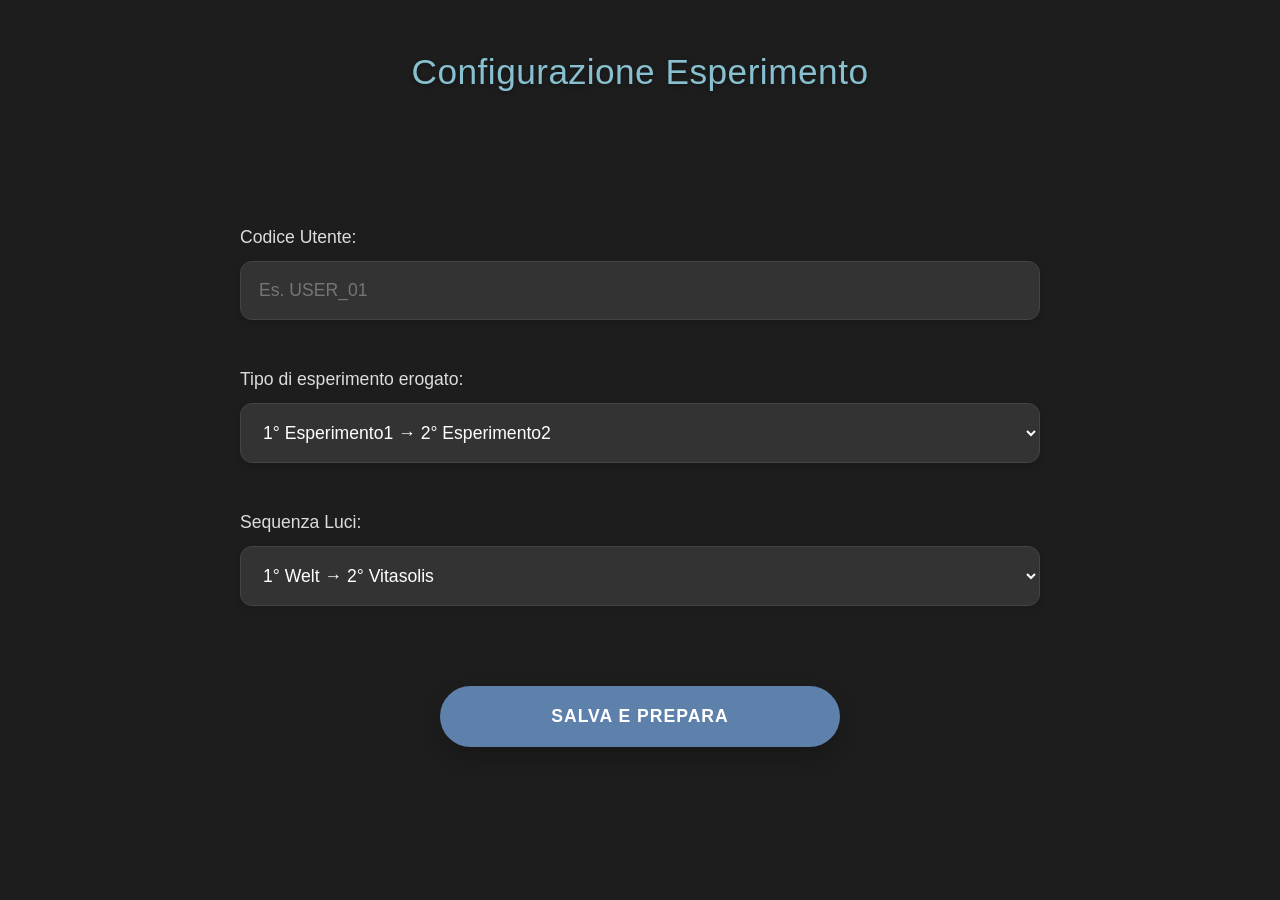
<file: index.html>
<!DOCTYPE html>
<html lang="it">
<head>
    <meta charset="UTF-8">
    <title>Control Room</title>
    <link rel="stylesheet" href="style.css">
</head>
<body>
    <h1>Configurazione Esperimento</h1>
    <div class="card">
        <label>Codice Utente:</label>
        <input type="text" id="userId" placeholder="Es. USER_01">
        
        <label style="display:block; margin-top:15px">Tipo di esperimento erogato:</label>
        <select id="ExperimentOrder">
            <option value="e1_e2">1° Esperimento1 &rarr; 2° Esperimento2</option>
            <option value="e2_e1">1° Esperimento2 &rarr; 2° Esperimento1</option>
        </select>

        <label style="display:block; margin-top:15px">Sequenza Luci:</label>
        <select id="lightOrder">
            <option value="Welt_Vitasolis">1° Welt &rarr; 2° Vitasolis</option>
            <option value="Vitasolis_Welt">1° Vitasolis &rarr; 2° Welt</option>
        </select>

        <button onclick="startExperiment()">SALVA E PREPARA</button>
    </div>

    <script>
        function startExperiment() {
            try {
                const uid = document.getElementById('userId').value;
                const Lightorder = document.getElementById('lightOrder').value;
                const ExperimentOrder = document.getElementById('ExperimentOrder').value;
                
                if(!uid) return alert("Inserisci ID Utente prima di procedere!");

                const [l1, l2] = Lightorder.split('_');
                const [e1, e2] = ExperimentOrder.split('_');
                
                localStorage.clear();
         
                localStorage.setItem('userId', uid);
                localStorage.setItem('light1_name', l1);
                localStorage.setItem('light2_name', l2);
                localStorage.setItem('phase1_name', e1);
                localStorage.setItem('phase2_name', e2);
                localStorage.setItem('stepIndex', -1); 

                alert("Configurazione Salvata per utente: " + uid + "\nPremi OK per iniziare.");

                window.location.href = "intro.html";
            } catch (err) {
                alert("ERRORE NEL CODICE: " + err.message);
            }
        }
    </script>
</body>
</html>
</file>
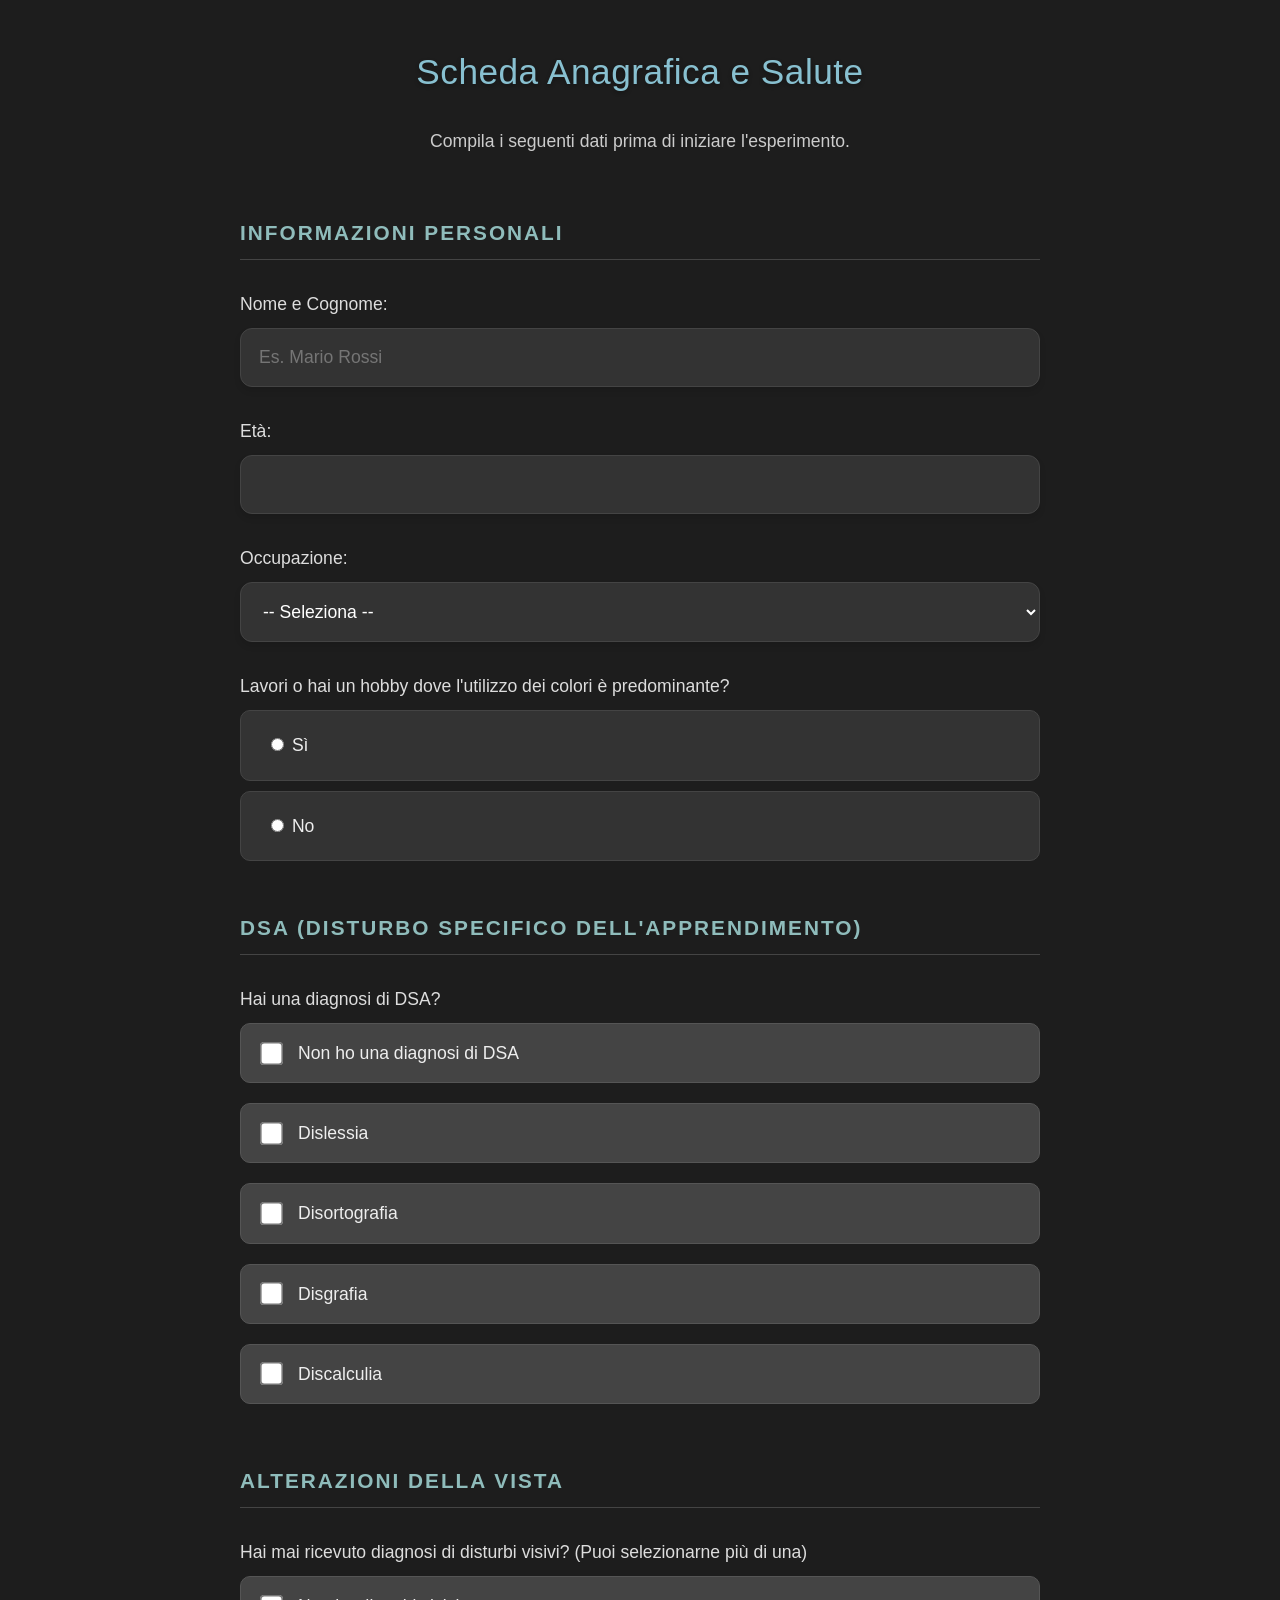
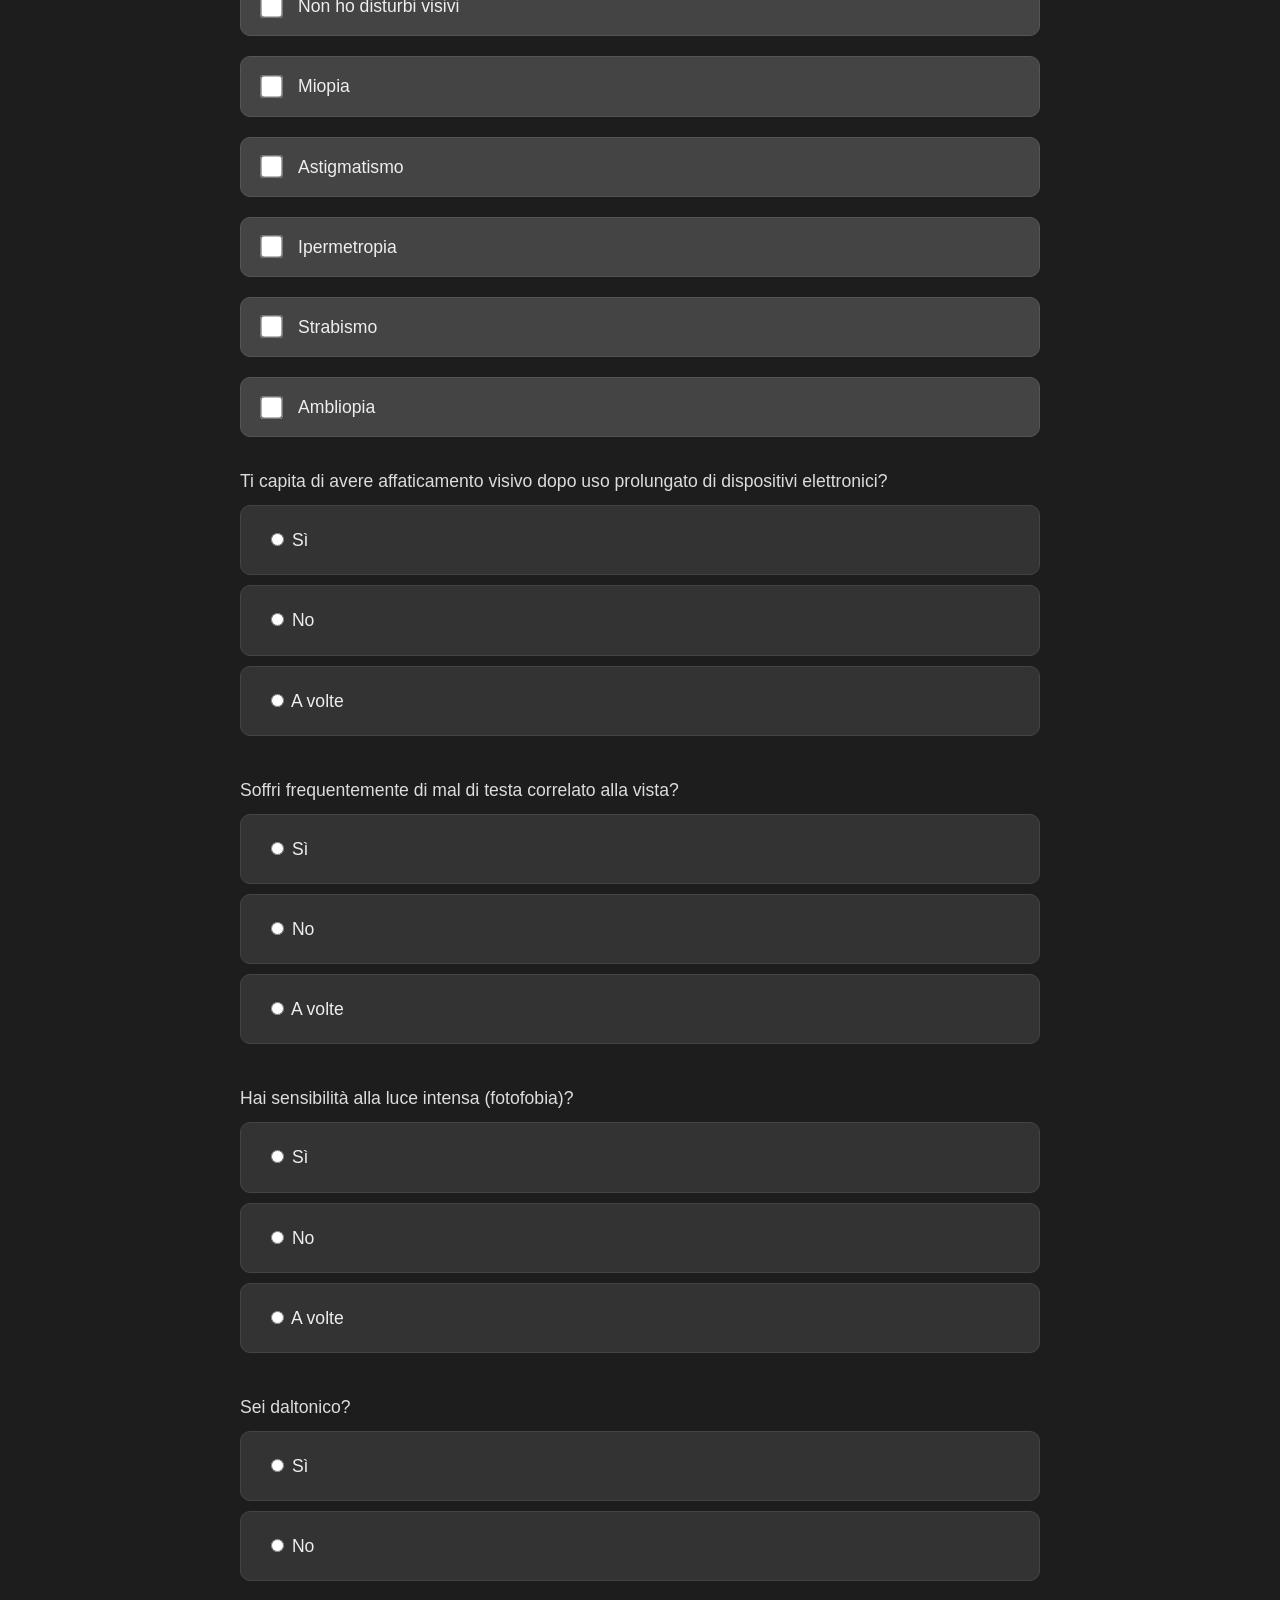
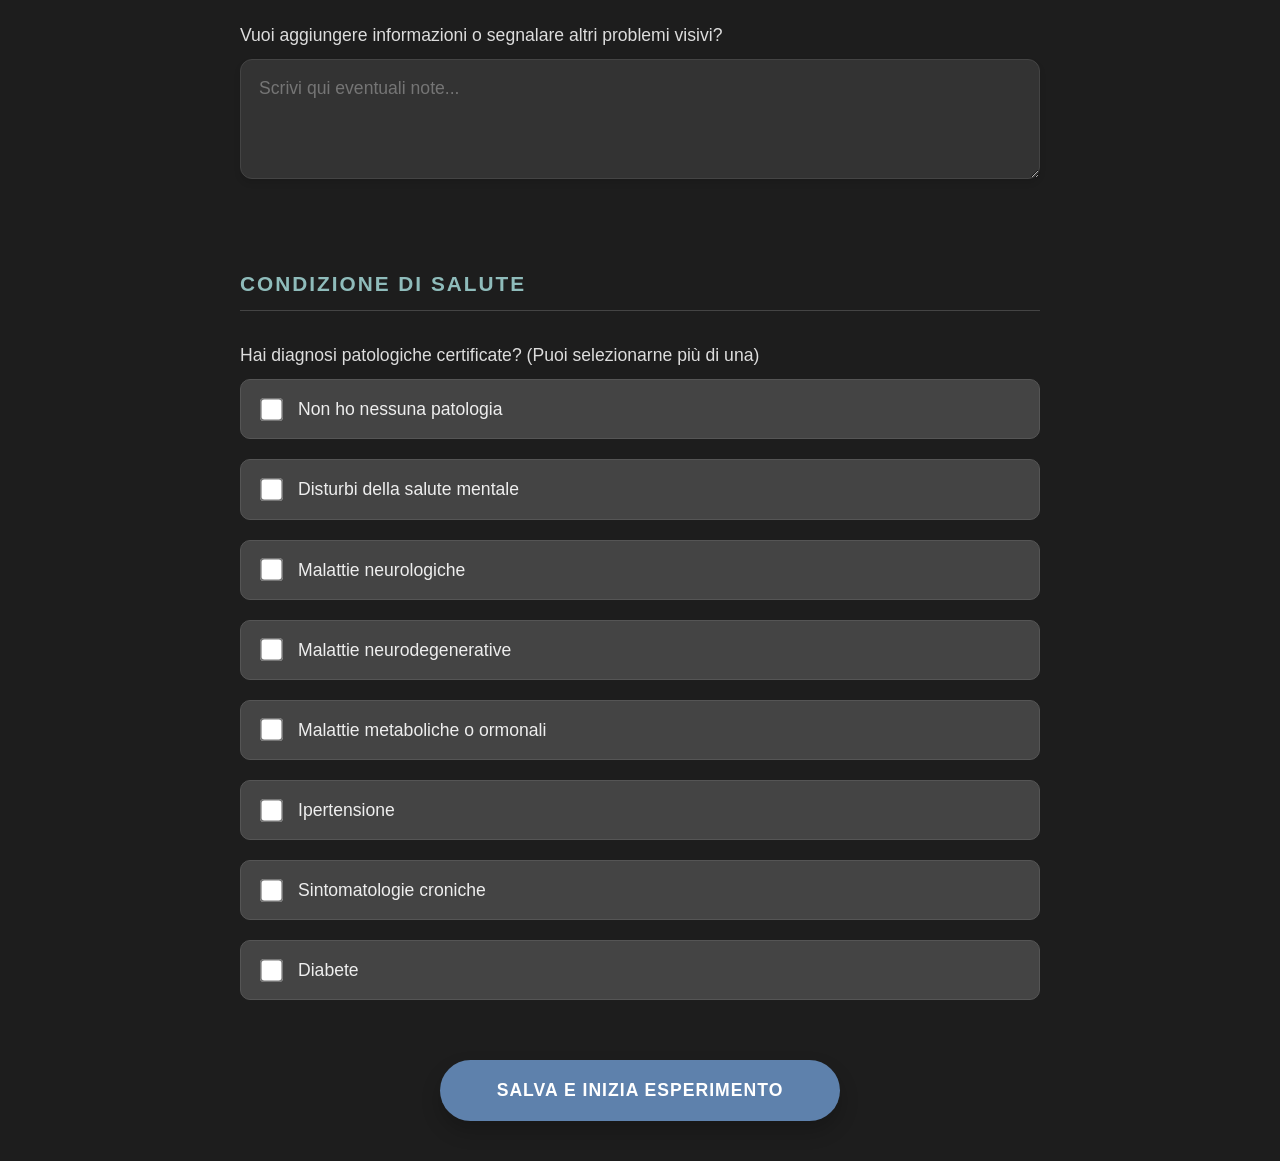
<file: anagrafica.html>
<!DOCTYPE html>
<html lang="it">
<head>
    <meta charset="UTF-8">
    <title>Dati Anagrafici e Salute</title>
    <link rel="stylesheet" href="style.css">
    <script src="flow.js"></script>
    <style>
        /* Stile specifico per le checkbox a lista */
        .checkbox-group {
            display: flex;
            flex-direction: column;
            gap: 10px;
            margin-bottom: 20px;
        }
        .check-option {
            display: flex;
            align-items: center;
            background: #444;
            padding: 15px 20px;
            border-radius: 10px;
            border: 1px solid #555;
            cursor: pointer;
            transition: background 0.2s;
        }
        .check-option:hover { background-color: #555; border-color: white; }
        
        input[type="checkbox"] {
            transform: scale(1.8);
            margin-right: 20px;
            accent-color: #4CAF50;
            cursor: pointer;
        }
    </style>
</head>
<body>

    <h1>Scheda Anagrafica e Salute</h1>
    <p style="text-align:center; color:#ccc;">Compila i seguenti dati prima di iniziare l'esperimento.</p>

    <form onsubmit="event.preventDefault(); salvaAnagrafica();">

        <div class="section-title">Informazioni personali</div>
        
        <label>Nome e Cognome:</label>
        <input type="text" id="nome" required placeholder="Es. Mario Rossi">

        <label>Età:</label>
        <input type="number" id="eta" required min="18" max="99">

        <label>Occupazione:</label>
        <select id="occupazione" required>
            <option value="" disabled selected>-- Seleziona --</option>
            <option value="studente">Studente</option>
            <option value="lavoratore">Lavoratore</option>
            <option value="studente-lavoratore">Studente-Lavoratore</option>
            <option value="disoccupato">Disoccupato</option>
            <option value="pensionato">Pensionato</option>
        </select>

        <label>Lavori o hai un hobby dove l'utilizzo dei colori è predominante?</label>
        <div class="radio-group">
            <label class="radio-option"><input type="radio" name="lavoro_colore" value="si" required> Sì</label>
            <label class="radio-option"><input type="radio" name="lavoro_colore" value="no"> No</label>
        </div>

        <div class="section-title">DSA (Disturbo Specifico dell'apprendimento)</div>
        <label>Hai una diagnosi di DSA?</label>
        
        <div class="checkbox-group" id="group_dsa">
            <label class="check-option"><input type="checkbox" name="dsa_opt" value="nessuna" onchange="checkDSA(this)"> Non ho una diagnosi di DSA</label>
            <label class="check-option"><input type="checkbox" name="dsa_opt" value="dislessia" onchange="checkDSA(this)"> Dislessia</label>
            <label class="check-option"><input type="checkbox" name="dsa_opt" value="disortografia" onchange="checkDSA(this)"> Disortografia</label>
            <label class="check-option"><input type="checkbox" name="dsa_opt" value="disgrafia" onchange="checkDSA(this)"> Disgrafia</label>
            <label class="check-option"><input type="checkbox" name="dsa_opt" value="discalculia" onchange="checkDSA(this)"> Discalculia</label>
        </div>

        <div class="section-title">Alterazioni della vista</div>
        <label>Hai mai ricevuto diagnosi di disturbi visivi? (Puoi selezionarne più di una)</label>
        
        <div class="checkbox-group" id="group_vista">
            <label class="check-option"><input type="checkbox" name="disturbi_visivi" value="nessuno" onchange="checkVista(this)"> Non ho disturbi visivi</label>
            <label class="check-option"><input type="checkbox" name="disturbi_visivi" value="miopia" onchange="checkVista(this)"> Miopia</label>
            <label class="check-option"><input type="checkbox" name="disturbi_visivi" value="astigmatismo" onchange="checkVista(this)"> Astigmatismo</label>
            <label class="check-option"><input type="checkbox" name="disturbi_visivi" value="ipermetropia" onchange="checkVista(this)"> Ipermetropia</label>
            <label class="check-option"><input type="checkbox" name="disturbi_visivi" value="strabismo" onchange="checkVista(this)"> Strabismo</label>
            <label class="check-option"><input type="checkbox" name="disturbi_visivi" value="ambliopia" onchange="checkVista(this)"> Ambliopia</label>
        </div>

        <div id="div_dettagli_vista" class="dynamic-block" style="padding-left: 15px; border-left: 2px solid #4CAF50; margin-top:10px;">
            <label>In questo momento stai usando occhiali o lenti?</label>
            <div class="radio-group">
                <label class="radio-option"><input type="radio" name="correzione" value="occhiali"> Sì, occhiali</label>
                <label class="radio-option"><input type="radio" name="correzione" value="lenti"> Sì, lenti a contatto</label>
                <label class="radio-option"><input type="radio" name="correzione" value="no"> No</label>
            </div>
            
            <label>Caratteristiche particolari lenti/occhiali (selezione multipla):</label>
            <div class="checkbox-group" id="group_lenti">
                <label class="check-option"><input type="checkbox" name="lenti_feat" value="nessuna" onchange="checkLenti(this)"> Nessuna / Non porto lenti</label>
                <label class="check-option"><input type="checkbox" name="lenti_feat" value="antiriflesso" onchange="checkLenti(this)"> Antiriflesso</label>
                <label class="check-option"><input type="checkbox" name="lenti_feat" value="filtro_luce_blu" onchange="checkLenti(this)"> Filtro Luce Blu</label>
                <label class="check-option"><input type="checkbox" name="lenti_feat" value="altro" onchange="checkLenti(this)"> Altro...</label>
            </div>
            
            <div id="div_altro_lenti" class="hidden-section">
                <input type="text" id="altro_lenti_text" placeholder="Specifica caratteristiche lenti...">
            </div>
        </div>
                
        <label>Ti capita di avere affaticamento visivo dopo uso prolungato di dispositivi elettronici?</label>
        <div class="radio-group">
            <label class="radio-option"><input type="radio" name="affaticamento" value="si" required> Sì</label>
            <label class="radio-option"><input type="radio" name="affaticamento" value="no"> No</label>
            <label class="radio-option"><input type="radio" name="affaticamento" value="a_volte"> A volte</label>
        </div>

        <label>Soffri frequentemente di mal di testa correlato alla vista?</label>
        <div class="radio-group">
            <label class="radio-option"><input type="radio" name="mdt" value="si" required> Sì</label>
            <label class="radio-option"><input type="radio" name="mdt" value="no"> No</label>
            <label class="radio-option"><input type="radio" name="mdt" value="a_volte"> A volte</label>
        </div>

        <label>Hai sensibilità alla luce intensa (fotofobia)?</label>
        <div class="radio-group">
            <label class="radio-option"><input type="radio" name="fotofobia" value="si" required> Sì</label>
            <label class="radio-option"><input type="radio" name="fotofobia" value="no"> No</label>
            <label class="radio-option"><input type="radio" name="fotofobia" value="a_volte"> A volte</label>
        </div>

        <label>Sei daltonico?</label>
        <div class="radio-group">
            <label class="radio-option"><input type="radio" name="daltonismo" value="si" onchange="toggleDaltonismo(true)" required> Sì</label>
            <label class="radio-option"><input type="radio" name="daltonismo" value="no" onchange="toggleDaltonismo(false)"> No</label>
        </div>

        <div id="div_tipo_daltonismo" class="hidden-section">
            <label>Specifica il tipo di daltonismo:</label>
            <select id="tipo_daltonismo">
                <option value="" disabled selected>-- Seleziona --</option>
                <option value="protanopia">Protanopia</option>
                <option value="protanomalia">Protanomalia</option>
                <option value="deuteranopia">Deuteranopia</option>
                <option value="deuteranomalia">Deuteranomalia</option>
                <option value="tritanopia">Tritanopia</option>
                <option value="tritanomalia">Tritanomalia</option>
                <option value="acromatopsia">Acromatopsia</option>
                <option value="altro">Altro</option>
            </select>
        </div>

        <label>Vuoi aggiungere informazioni o segnalare altri problemi visivi?</label>
        <textarea id="note_visive" placeholder="Scrivi qui eventuali note..."></textarea>

        <div class="section-title">Condizione di Salute</div>
        <label>Hai diagnosi patologiche certificate? (Puoi selezionarne più di una)</label>
        
        <div class="checkbox-group" id="group_patologie">
            <label class="check-option"><input type="checkbox" name="patologie" value="nessuna" onchange="checkPatologia(this)"> Non ho nessuna patologia</label>
            <label class="check-option"><input type="checkbox" name="patologie" value="salute_mentale" onchange="checkPatologia(this)"> Disturbi della salute mentale</label>
            <label class="check-option"><input type="checkbox" name="patologie" value="neurologiche" onchange="checkPatologia(this)"> Malattie neurologiche</label>
            <label class="check-option"><input type="checkbox" name="patologie" value="neurodegenerative" onchange="checkPatologia(this)"> Malattie neurodegenerative</label>
            <label class="check-option"><input type="checkbox" name="patologie" value="metaboliche_ormonali" onchange="checkPatologia(this)"> Malattie metaboliche o ormonali</label>
            <label class="check-option"><input type="checkbox" name="patologie" value="ipertensione" onchange="checkPatologia(this)"> Ipertensione</label>
            <label class="check-option"><input type="checkbox" name="patologie" value="sintomatologie_croniche" onchange="checkPatologia(this)"> Sintomatologie croniche</label>
            <label class="check-option"><input type="checkbox" name="patologie" value="diabete" onchange="checkPatologia(this)"> Diabete</label>
        </div>

        <div id="div_specifica_patologia" class="hidden-section">
            <label>Puoi specificare il tipo di malattia diagnosticata?</label>
            <input type="text" id="specifica_patologia_text" placeholder="Inserisci il nome della patologia...">
        </div>

        <button type="submit">SALVA E INIZIA ESPERIMENTO</button>
    </form>

    <script>
        // --- NUOVA LOGICA DSA ---
        function checkDSA(el) {
            const checkboxes = document.querySelectorAll('input[name="dsa_opt"]');
            
            // Se seleziono "Nessuna", deseleziono le altre
            if (el.value === 'nessuna') {
                if (el.checked) {
                    checkboxes.forEach(cb => { if(cb !== el) cb.checked = false; });
                }
            } else {
                // Se seleziono una malattia, deseleziono "Nessuna"
                if (el.checked) {
                    document.querySelector('input[name="dsa_opt"][value="nessuna"]').checked = false;
                }
            }
        }

        // --- 1. LOGICA DISTURBI VISIVI ---
        function checkVista(el) {
            const checkboxes = document.querySelectorAll('input[name="disturbi_visivi"]');
            const divDettagli = document.getElementById('div_dettagli_vista');
            const radiosCorrezione = document.getElementsByName('correzione');
            
            if (el.value === 'nessuno') {
                if (el.checked) {
                    checkboxes.forEach(cb => { if(cb !== el) cb.checked = false; });
                    divDettagli.style.display = 'none';
                }
            } else {
                if (el.checked) {
                    document.querySelector('input[name="disturbi_visivi"][value="nessuno"]').checked = false;
                }
            }

            const anySick = Array.from(checkboxes).some(cb => cb.checked && cb.value !== 'nessuno');
            
            if (anySick) {
                divDettagli.style.display = 'block';
                radiosCorrezione.forEach(r => r.required = true);
            } else {
                divDettagli.style.display = 'none';
                radiosCorrezione.forEach(r => { r.required = false; r.checked = false; });
                
                document.querySelectorAll('input[name="lenti_feat"]').forEach(cb => cb.checked = false);
                document.querySelector('input[name="lenti_feat"][value="nessuna"]').checked = true;
                checkLenti(document.querySelector('input[name="lenti_feat"][value="nessuna"]'));
            }
        }

        // --- 2. LOGICA CARATTERISTICHE LENTI ---
        function checkLenti(el) {
            const checkboxes = document.querySelectorAll('input[name="lenti_feat"]');
            const divAltro = document.getElementById('div_altro_lenti');
            const inputAltro = document.getElementById('altro_lenti_text');

            if (el.value === 'nessuna') {
                if (el.checked) {
                    checkboxes.forEach(cb => { if(cb !== el) cb.checked = false; });
                }
            } else {
                if (el.checked) {
                    document.querySelector('input[name="lenti_feat"][value="nessuna"]').checked = false;
                }
            }

            const altroChecked = document.querySelector('input[name="lenti_feat"][value="altro"]').checked;
            
            if (altroChecked) {
                divAltro.style.display = 'block';
                inputAltro.required = true;
            } else {
                divAltro.style.display = 'none';
                inputAltro.required = false;
                inputAltro.value = "";
            }
        }

        // --- 3. LOGICA PATOLOGIE ---
        function checkPatologia(el) {
            const checkboxes = document.querySelectorAll('input[name="patologie"]');
            const divSpecifica = document.getElementById('div_specifica_patologia');
            const inputSpecifica = document.getElementById('specifica_patologia_text');

            if (el.value === 'nessuna') {
                if (el.checked) {
                    checkboxes.forEach(cb => { if(cb !== el) cb.checked = false; });
                }
            } else {
                if (el.checked) {
                    document.querySelector('input[name="patologie"][value="nessuna"]').checked = false;
                }
            }

            const anyPatologia = Array.from(checkboxes).some(cb => cb.checked && cb.value !== 'nessuna');

            if (anyPatologia) {
                divSpecifica.style.display = 'block';
                inputSpecifica.required = true;
            } else {
                divSpecifica.style.display = 'none';
                inputSpecifica.required = false;
                inputSpecifica.value = "";
            }
        }

        function toggleDaltonismo(isYes) {
            const div = document.getElementById('div_tipo_daltonismo');
            const select = document.getElementById('tipo_daltonismo');
            if (isYes) {
                div.style.display = 'block';
                select.required = true;
            } else {
                div.style.display = 'none';
                select.required = false;
                select.value = "";
            }
        }

        // --- SALVATAGGIO ---
        function salvaAnagrafica() {
            // DSA: Raccolta Checkbox
            const dsaCheckboxes = document.querySelectorAll('input[name="dsa_opt"]:checked');
            let dsaList = Array.from(dsaCheckboxes).map(cb => cb.value);
            if (dsaList.length === 0) dsaList = ["nessuna"];

            // DISTURBI VISIVI
            const disturbiCheckboxes = document.querySelectorAll('input[name="disturbi_visivi"]:checked');
            let disturbiList = Array.from(disturbiCheckboxes).map(cb => cb.value);
            if (disturbiList.length === 0) disturbiList = ["nessuno"]; 

            // CORREZIONE E LENTI
            let correzione = null;
            let lentiList = []; 
            let specificaLenti = null;

            if (!disturbiList.includes('nessuno')) {
                const corrEl = document.querySelector('input[name="correzione"]:checked');
                if (corrEl) correzione = corrEl.value;

                const lentiCheckboxes = document.querySelectorAll('input[name="lenti_feat"]:checked');
                lentiList = Array.from(lentiCheckboxes).map(cb => cb.value);
                
                if(lentiList.length === 0) lentiList = ['nessuna'];

                if (lentiList.includes('altro')) {
                    specificaLenti = document.getElementById('altro_lenti_text').value;
                }
            } else {
                lentiList = ['nessuna'];
            }

            // DALTONISMO
            const daltonismoVal = document.querySelector('input[name="daltonismo"]:checked').value;
            let tipoDaltonismo = null;
            if (daltonismoVal === 'si') {
                tipoDaltonismo = document.getElementById('tipo_daltonismo').value;
            }

            // PATOLOGIE
            const patologieCheckboxes = document.querySelectorAll('input[name="patologie"]:checked');
            let patologieList = Array.from(patologieCheckboxes).map(cb => cb.value);
            if (patologieList.length === 0) patologieList = ["nessuna"];

            let specificaPatologia = null;
            if (!patologieList.includes('nessuna')) {
                specificaPatologia = document.getElementById('specifica_patologia_text').value;
            }

            // CREAZIONE OGGETTO DATI
            const dati = {
                nome: document.getElementById('nome').value,
                eta: document.getElementById('eta').value,
                occupazione: document.getElementById('occupazione').value,
                
                lavoro_colore: document.querySelector('input[name="lavoro_colore"]:checked') ? document.querySelector('input[name="lavoro_colore"]:checked').value : "",

                dsa: dsaList, 
                
                disturbo_visivo: disturbiList, 
                correzione: correzione,              
                caratteristiche_lenti: lentiList, 
                specifica_lenti_altro: specificaLenti, 
                daltonico: daltonismoVal,
                tipo_daltonismo: tipoDaltonismo,
                note_visive: document.getElementById('note_visive').value,
                categoria_patologia: patologieList, 
                specifica_patologia: specificaPatologia,
                affaticamento: document.querySelector('input[name="affaticamento"]:checked').value,
                mal_di_testa: document.querySelector('input[name="mdt"]:checked').value,
                fotofobia: document.querySelector('input[name="fotofobia"]:checked').value
            };

            localStorage.setItem('dati_anagrafici', JSON.stringify(dati));
            
            console.log("Anagrafica salvata:", dati);
            
            if (typeof nextStep === "function") {
                nextStep();
            } else {
                alert("Errore: flow.js non caricato.");
            }
        }
    </script>
</body>
</html>
</file>
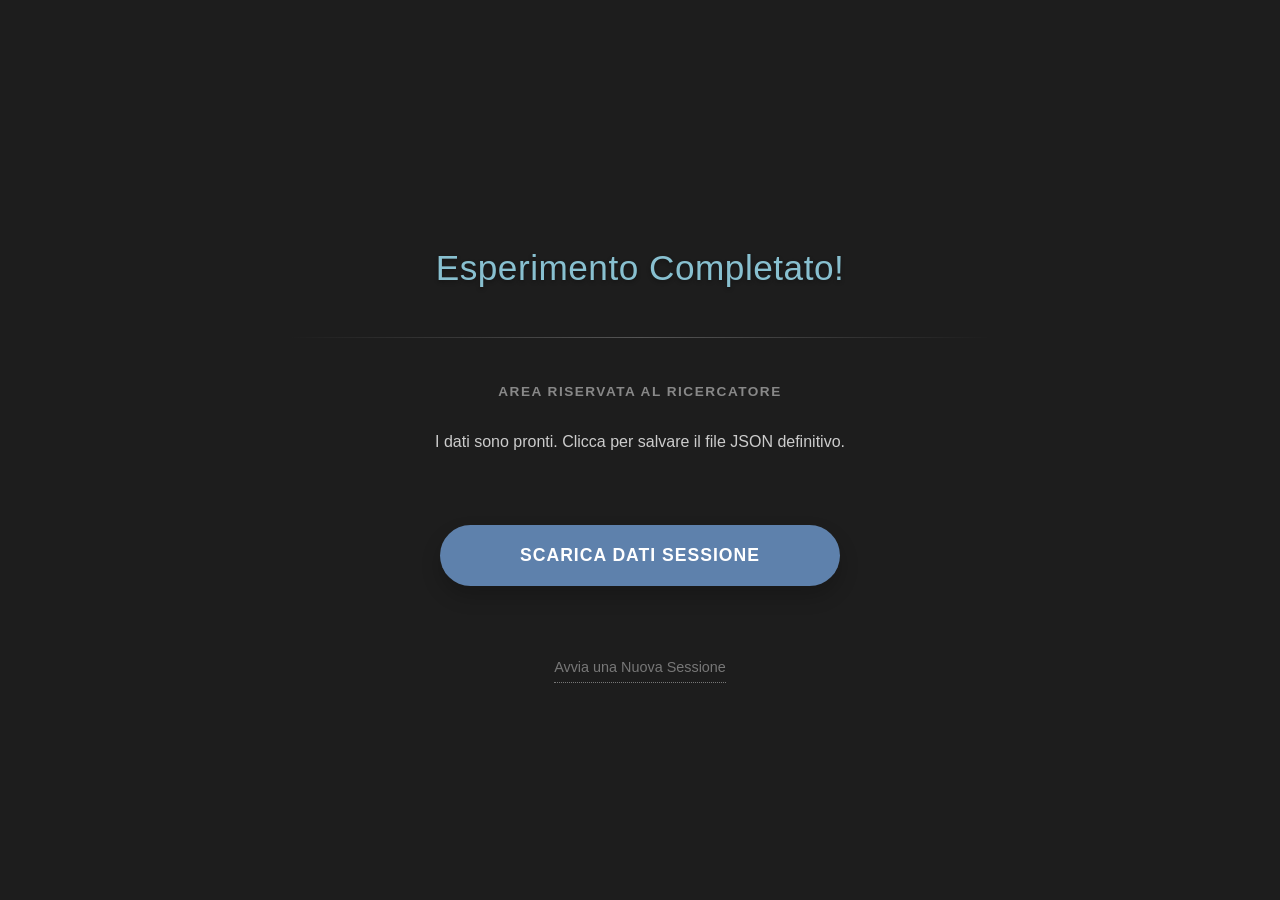
<file: end.html>
<!DOCTYPE html>
<html lang="it">
<head>
    <meta charset="UTF-8">
    <title>Fine</title>
    <link rel="stylesheet" href="style.css">
    <style>

        .end-card {
            background-color: transparent;
            width: 100%;
            max-width: 700px;
            margin: 0 auto;
            text-align: center;
            display: flex;
            flex-direction: column;
            align-items: center;
        }

        .big-icon {
            font-size: 5rem;
            margin-bottom: 20px;
            display: block;
        }

        .divider {
            height: 1px;
            background: linear-gradient(to right, transparent, #555, transparent);
            margin: 30px 0;
            width: 100%;
        }

        .researcher-label {
            font-size: 0.85rem;
            color: #888;
            text-transform: uppercase;
            letter-spacing: 1.5px;
            margin-bottom: 10px;
            font-weight: bold;
        }

        .restart-link {
            display: inline-block;
            margin-top: 25px;
            color: #777;
            font-size: 0.9rem;
            border-bottom: 1px dotted #777;
            padding-bottom: 3px;
            transition: all 0.3s;
        }
        .restart-link:hover {
            color: #fff;
            border-bottom-color: #fff;
        }
    </style>
</head>
<body>

    <div class="end-card">
        
        <h1>Esperimento Completato!</h1>


        <div class="divider"></div>

        <p class="researcher-label">Area Riservata al Ricercatore</p>
        <p style="font-size: 1rem; margin-bottom: 20px; color: #ccc;">
            I dati sono pronti. Clicca per salvare il file JSON definitivo.
        </p>

        <button onclick="scaricaDatiCompleti()">SCARICA DATI SESSIONE</button>
        
        <div id="msg" class="success-message">
            File salvato con successo!
        </div>

        <br>
        <a href="index.html" class="restart-link">Avvia una Nuova Sessione</a>
    </div>

    <script>
        function scaricaDatiCompleti() {

            const userId = localStorage.getItem('userId') || 'Sconosciuto';
            const light1 = localStorage.getItem('light1_name') || 'ND';
            const light2 = localStorage.getItem('light2_name') || 'ND';
            const exp1 = localStorage.getItem('phase1_name') || 'ND'; 
            const exp2 = localStorage.getItem('phase2_name') || 'ND'; 
            
            const anagrafica = JSON.parse(localStorage.getItem('dati_anagrafici') || '{}');
            
            let keys = [];
            for (let i = 0; i < localStorage.length; i++) {
                const key = localStorage.key(i);
                if (key.includes('risultato_step_')) {
                    keys.push(key);
                }
            }
            keys.sort((a, b) => {
                const stepA = parseInt(a.match(/step_(\d+)_/)[1]);
                const stepB = parseInt(b.match(/step_(\d+)_/)[1]);
                return stepA - stepB;
            });
            const risultatiQuestionari = {};
            keys.forEach(key => {
                risultatiQuestionari[key] = JSON.parse(localStorage.getItem(key));
            });

            const performanceTimes = {};

            if(localStorage.getItem(`PERFORMANCE_TIMES_${light1}`)) {
                performanceTimes[light1] = JSON.parse(localStorage.getItem(`PERFORMANCE_TIMES_${light1}`));
            }

            if(localStorage.getItem(`PERFORMANCE_TIMES_${light2}`)) {
                performanceTimes[light2] = JSON.parse(localStorage.getItem(`PERFORMANCE_TIMES_${light2}`));
            }


            const intervista = JSON.parse(localStorage.getItem('INTERVISTA_FINALE') || '{}');


            const sessioneCompleta = {
                CONTROL_DATA: {
                    Soggetto_ID: userId,
                    Data_Sessione: new Date().toLocaleString(),
                    Sequenza_Luci: `${light1} -> ${light2}`,
                    Sequenza_Esperimenti: `${exp1} -> ${exp2}`,
                    Luce_1: light1,
                    Luce_2: light2
                },
                ANAGRAFICA: anagrafica,
                RISULTATI_QUESTIONARI: risultatiQuestionari,
                TEMPI_AUTOMATICI: performanceTimes,
                INTERVISTA: intervista
            };

            const dataStr = JSON.stringify(sessioneCompleta, null, 2);
            const blob = new Blob([dataStr], { type: "application/json" });
            const url = URL.createObjectURL(blob);
            
            const a = document.createElement('a');
            a.href = url;
            const nomeFile = `DATI_${userId}_${new Date().toISOString().slice(0,10)}.json`;
            a.download = nomeFile;
            
            document.body.appendChild(a);
            a.click();
            document.body.removeChild(a);
            URL.revokeObjectURL(url);

            document.getElementById('msg').style.display = 'block';
        }
    </script>
</body>
</html>
</file>
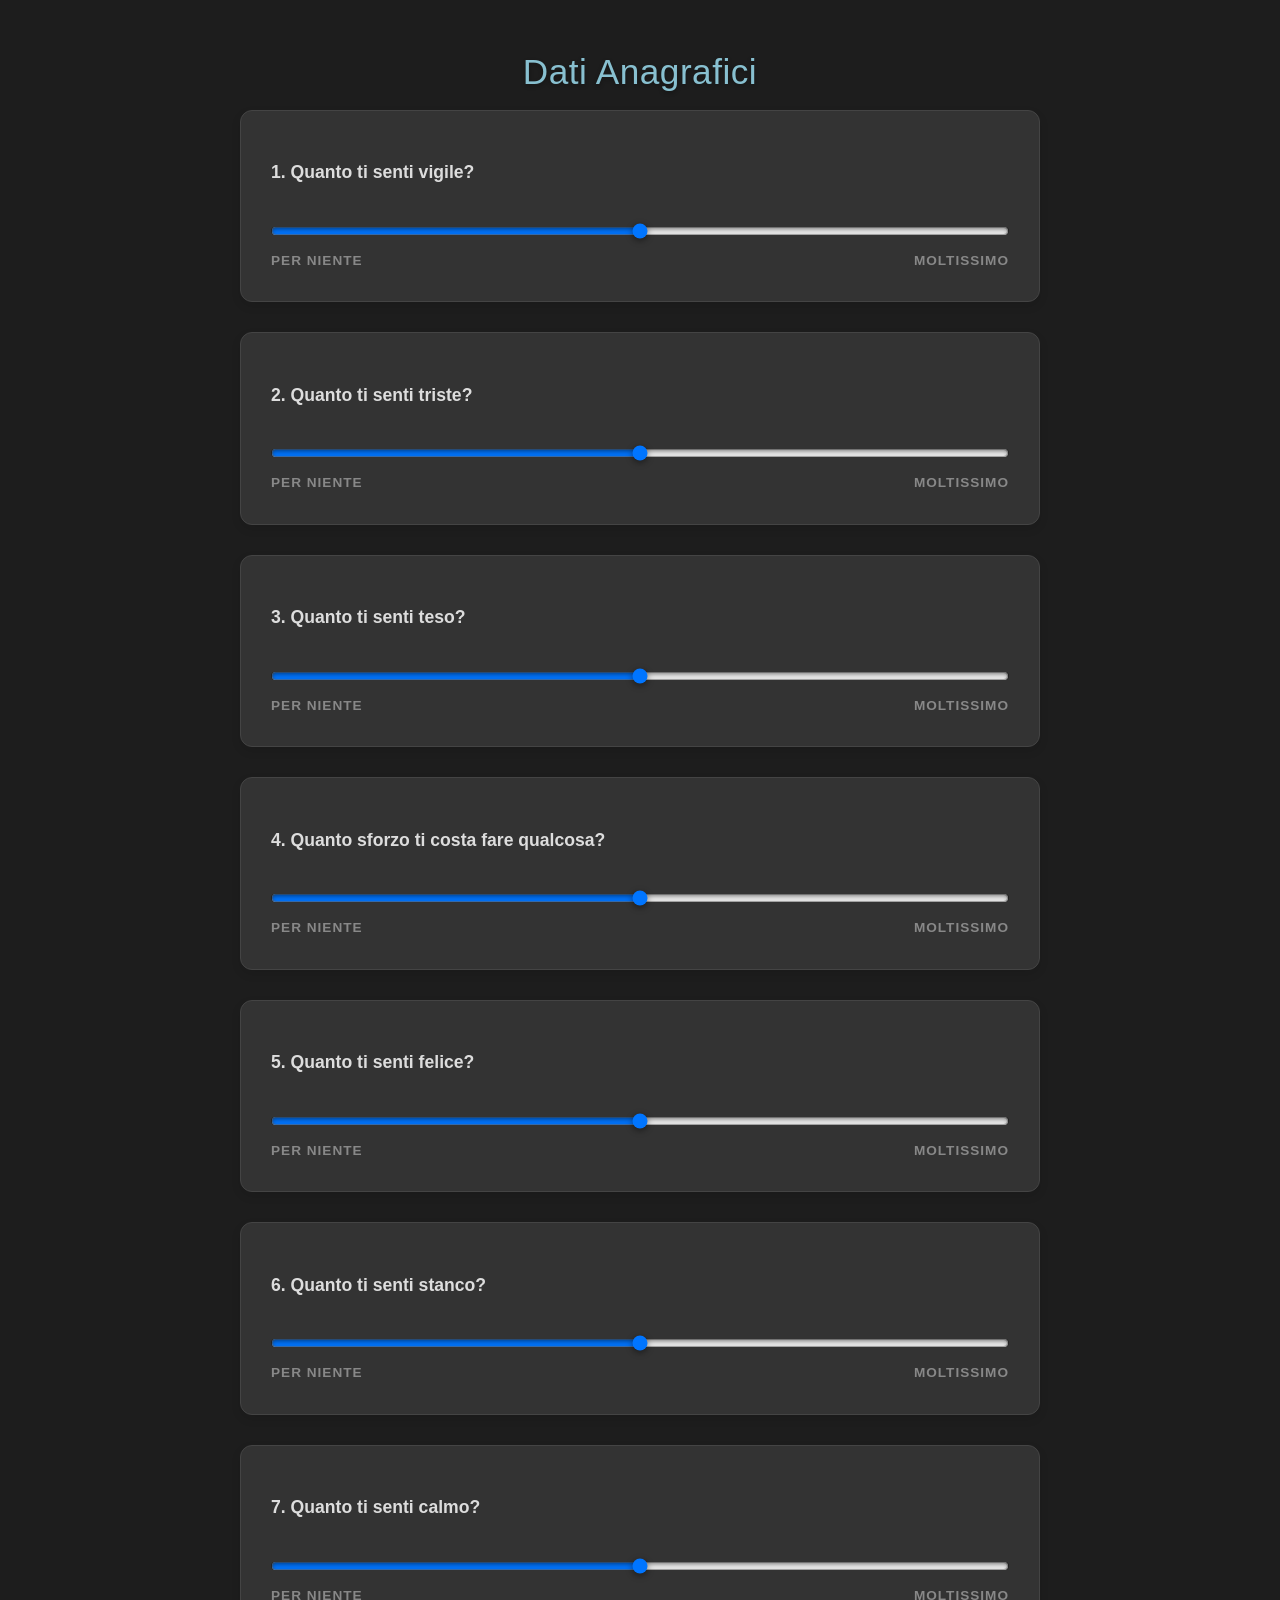
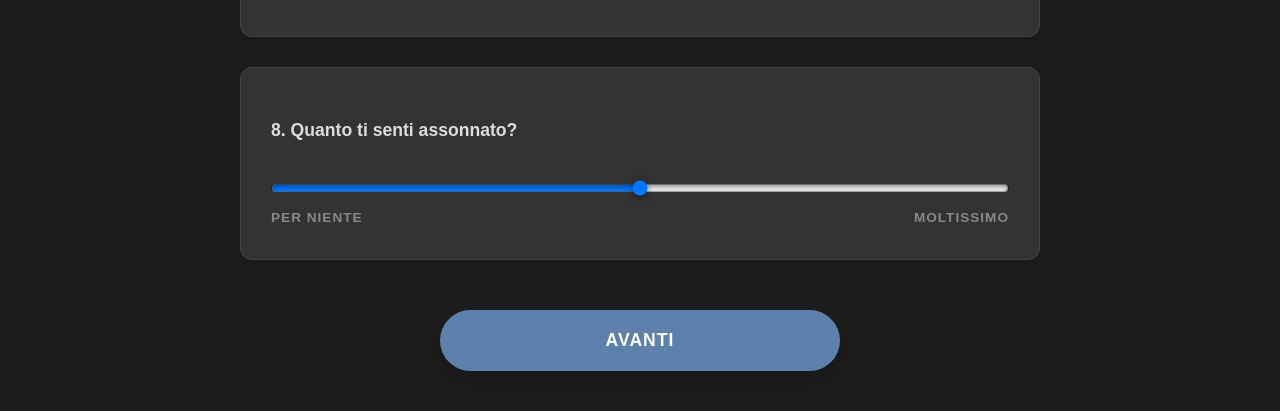
<file: gvas.html>
<!DOCTYPE html>
<html lang="it">
<head>
    <meta charset="UTF-8">
    <title>GVAS</title>
    <link rel="stylesheet" href="style.css">
    <script src="flow.js"></script>
</head>
<body>
    <h1 id="dynamic-title">GVAS</h1>
    <h4 id="dynamic-subtitle"></h4>

    <form onsubmit="event.preventDefault(); submitGVAS();">
        <div id="questions-container"></div>
        <button type="submit">AVANTI</button>
    </form>

    <script>
        const questions = [
            "1. Quanto ti senti vigile?", "2. Quanto ti senti triste?", 
            "3. Quanto ti senti teso?", "4. Quanto sforzo ti costa fare qualcosa?",
            "5. Quanto ti senti felice?", "6. Quanto ti senti stanco?",
            "7. Quanto ti senti calmo?", "8. Quanto ti senti assonnato?"
        ];

        const container = document.getElementById('questions-container');
        
        questions.forEach((q, i) => {
            container.innerHTML += `
            <div class="question-box">
                <p><strong>${q}</strong></p>
                <input type="range" name="q${i+1}" min="0" max="100" step="1">
                <div class="labels"><span>Per niente</span><span>Moltissimo</span></div>
            </div>`;
        });

        function submitGVAS() {
            // Raccogli tutti i valori
            let results = {};
            questions.forEach((q, i) => {
                const name = `q${i+1}`;
                results[name] = document.querySelector(`input[name="${name}"]`).value;
            });

            const stepIndex = localStorage.getItem('stepIndex');
            const key = `risultato_step_${stepIndex}_GVAS`;
            
            const record = {
                valori: results,
                fase: getCurrentLightName(),
                timestamp: new Date().toISOString()
            };

            localStorage.setItem(key, JSON.stringify(record));
            nextStep();
        }
    </script>
</body>
</html>
</file>
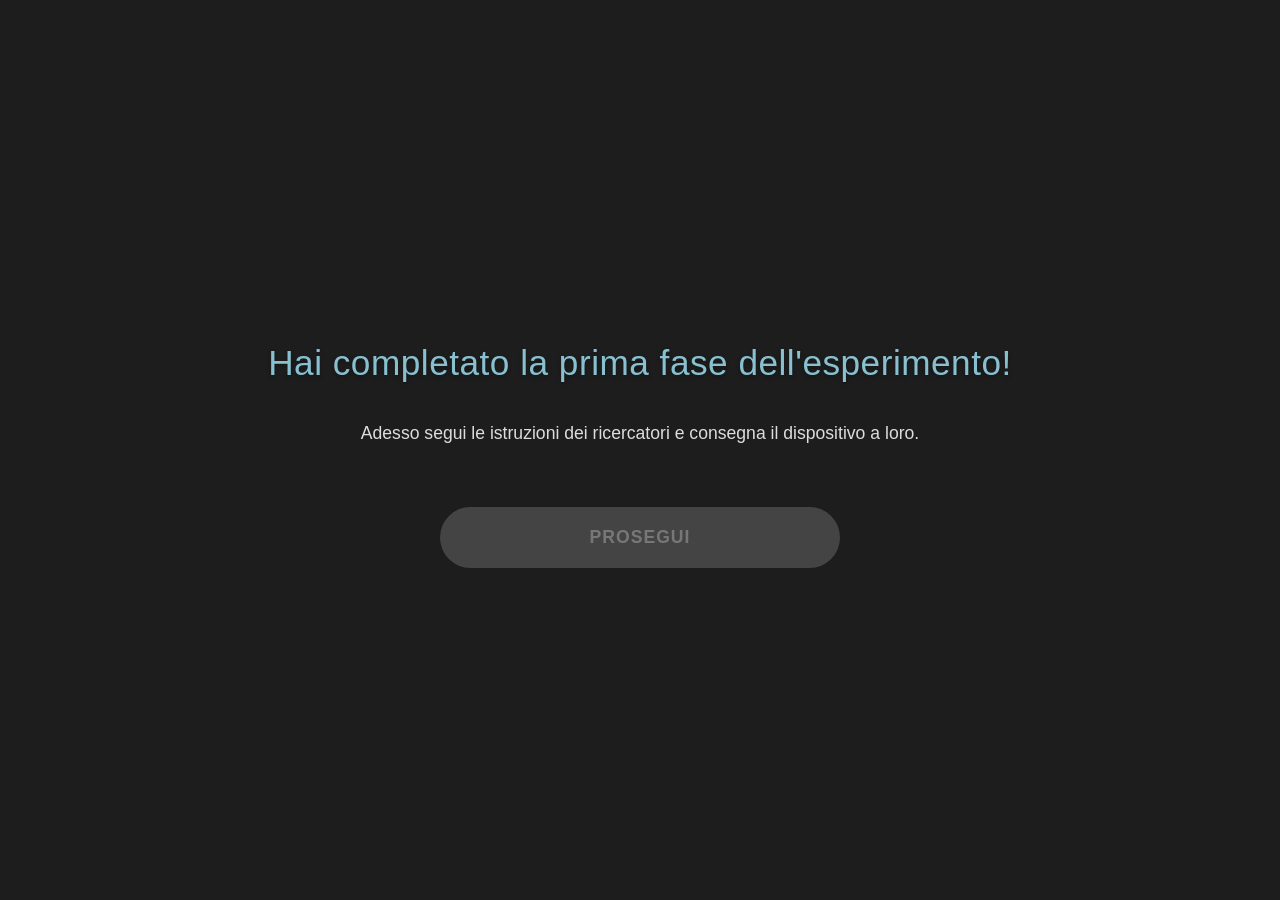
<file: instruction.html>
<!DOCTYPE html>
<html lang="it">
<head>
    <meta charset="UTF-8">
    <title>Pausa</title>
    <link rel="stylesheet" href="style.css">
    <script src="flow.js"></script>
</head>
<body>
    <h1>Hai completato la prima fase dell'esperimento!</h1>
    <p>Adesso segui le istruzioni dei ricercatori e consegna il dispositivo a loro.</p>
    

    <button id="btn-next" class="disabled-btn" onclick="nextStep()">PROSEGUI</button>
    
    <!-- <button onclick="nextStep()" class="secondary-btn">(Salta Pausa - Debug)</button> -->

    <script>
        const btnEl = document.getElementById('btn-next');

       
        window.onload = () => {
            setTimeout(() => {
                btnEl.classList.remove('disabled-btn');
                btnEl.textContent = "PROSEGUI";
            }, 15000); // 15 secondi di attesa
        };
    </script>
</body>
</html>
</file>
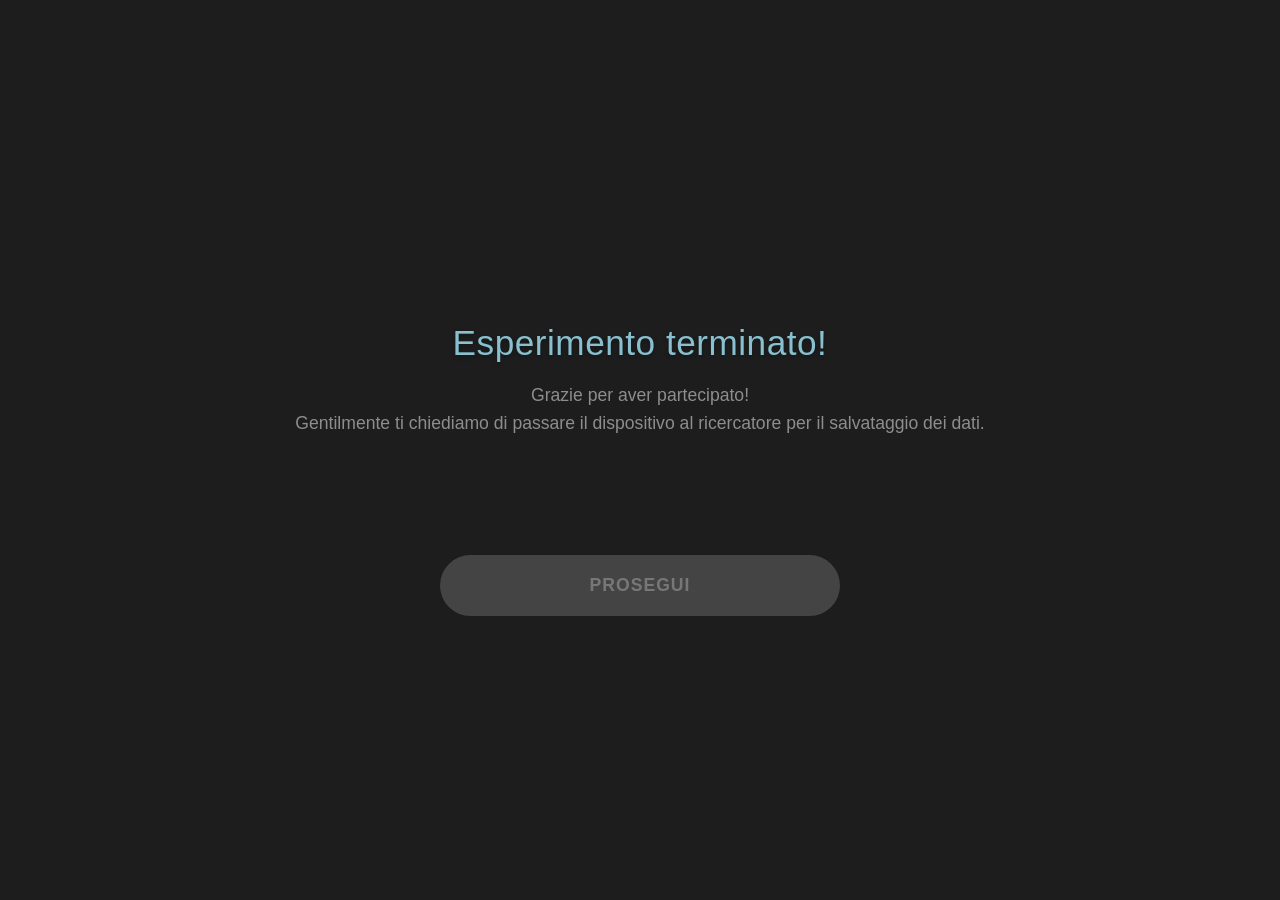
<file: instruction2.html>
<!DOCTYPE html>
<html lang="it">
<head>
    <meta charset="UTF-8">
    <title>Pausa</title>
    <link rel="stylesheet" href="style.css">
    <script src="flow.js"></script>
</head>
<body>
    <p>
        <h1>
            Esperimento terminato!
        </h1>
        <h4>
            Grazie per aver partecipato!<br>
            Gentilmente ti chiediamo di passare il dispositivo al ricercatore per il salvataggio dei dati.<br>
        </h4>
    </p>

    <button id="btn-next" class="disabled-btn" onclick="nextStep()">PROSEGUI</button>
    
    <!-- <button onclick="nextStep()" class="secondary-btn">(Salta Pausa - Debug)</button> -->

    <script>
        const btnEl = document.getElementById('btn-next');

       
        window.onload = () => {
            setTimeout(() => {
                btnEl.classList.remove('disabled-btn');
                btnEl.textContent = "PROSEGUI";
            }, 15000); // 15 secondi di attesa
        };
    </script>
</body>
</html>
</file>
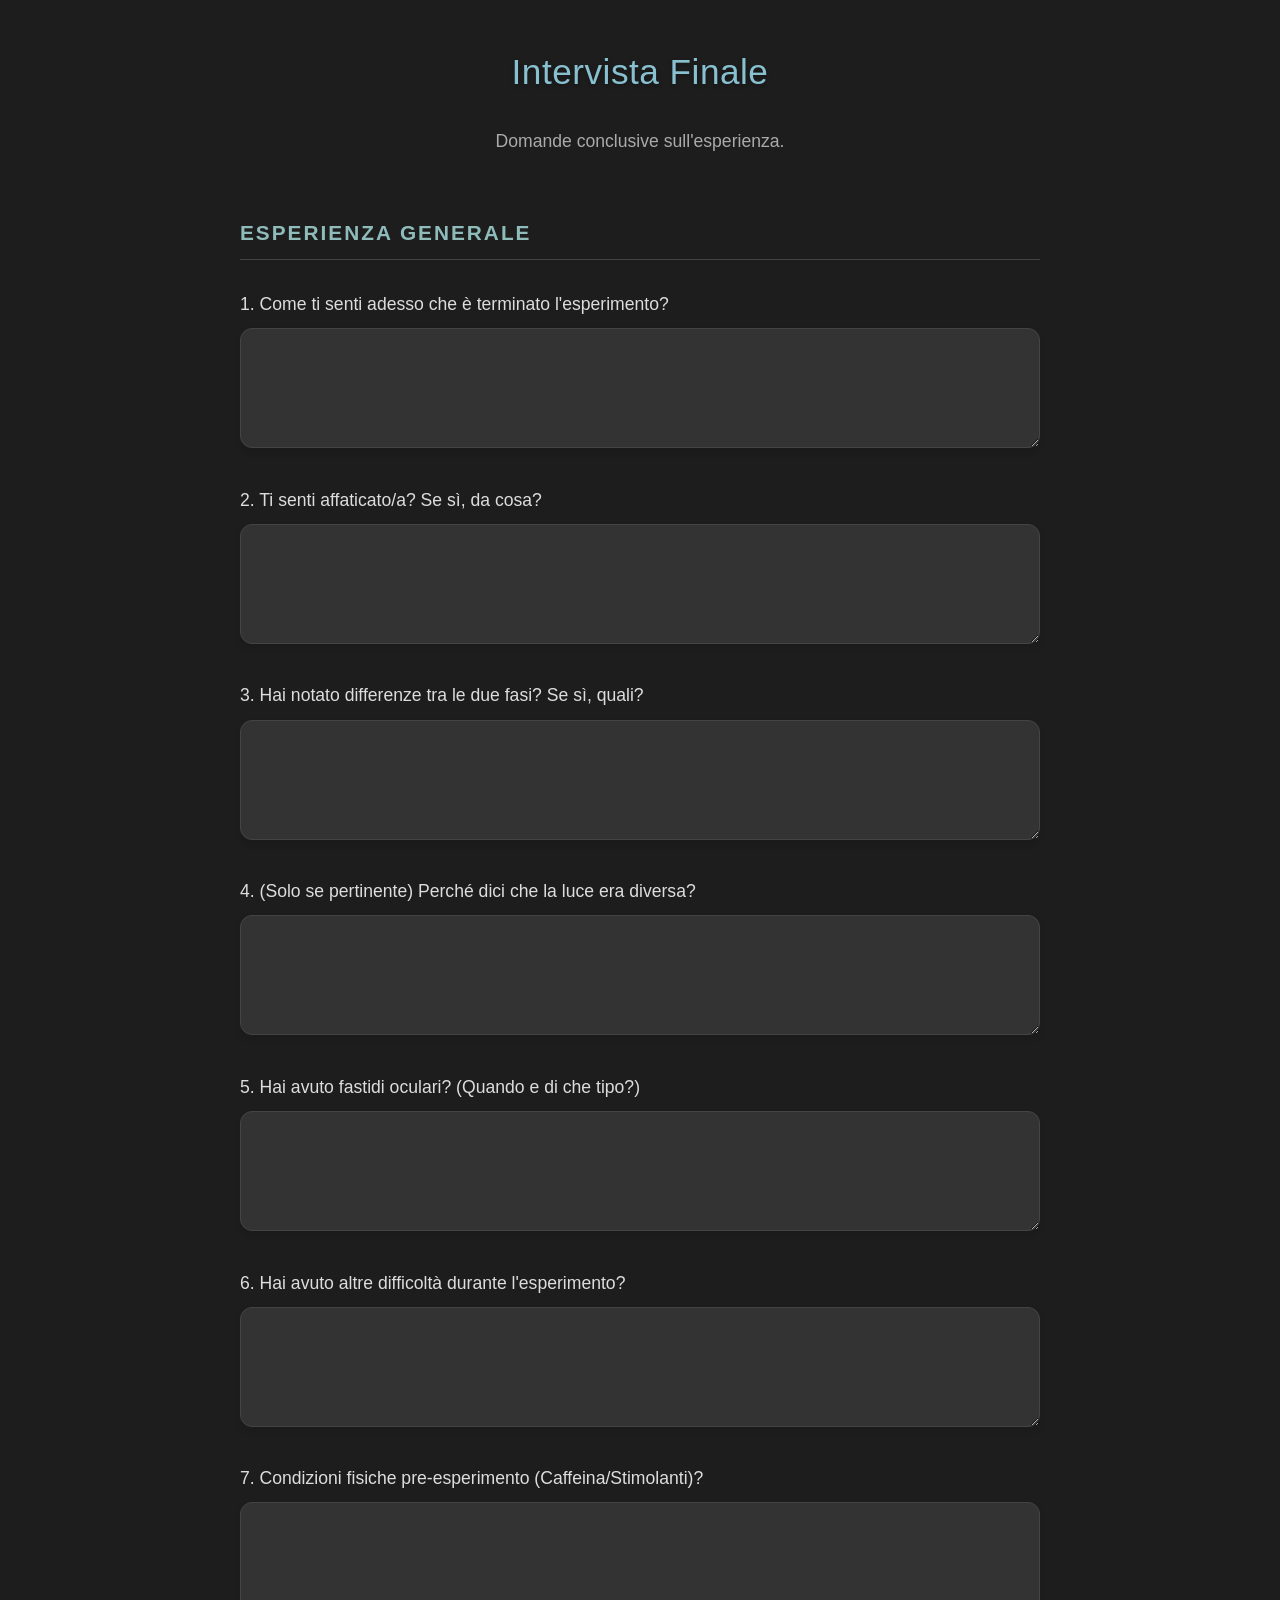
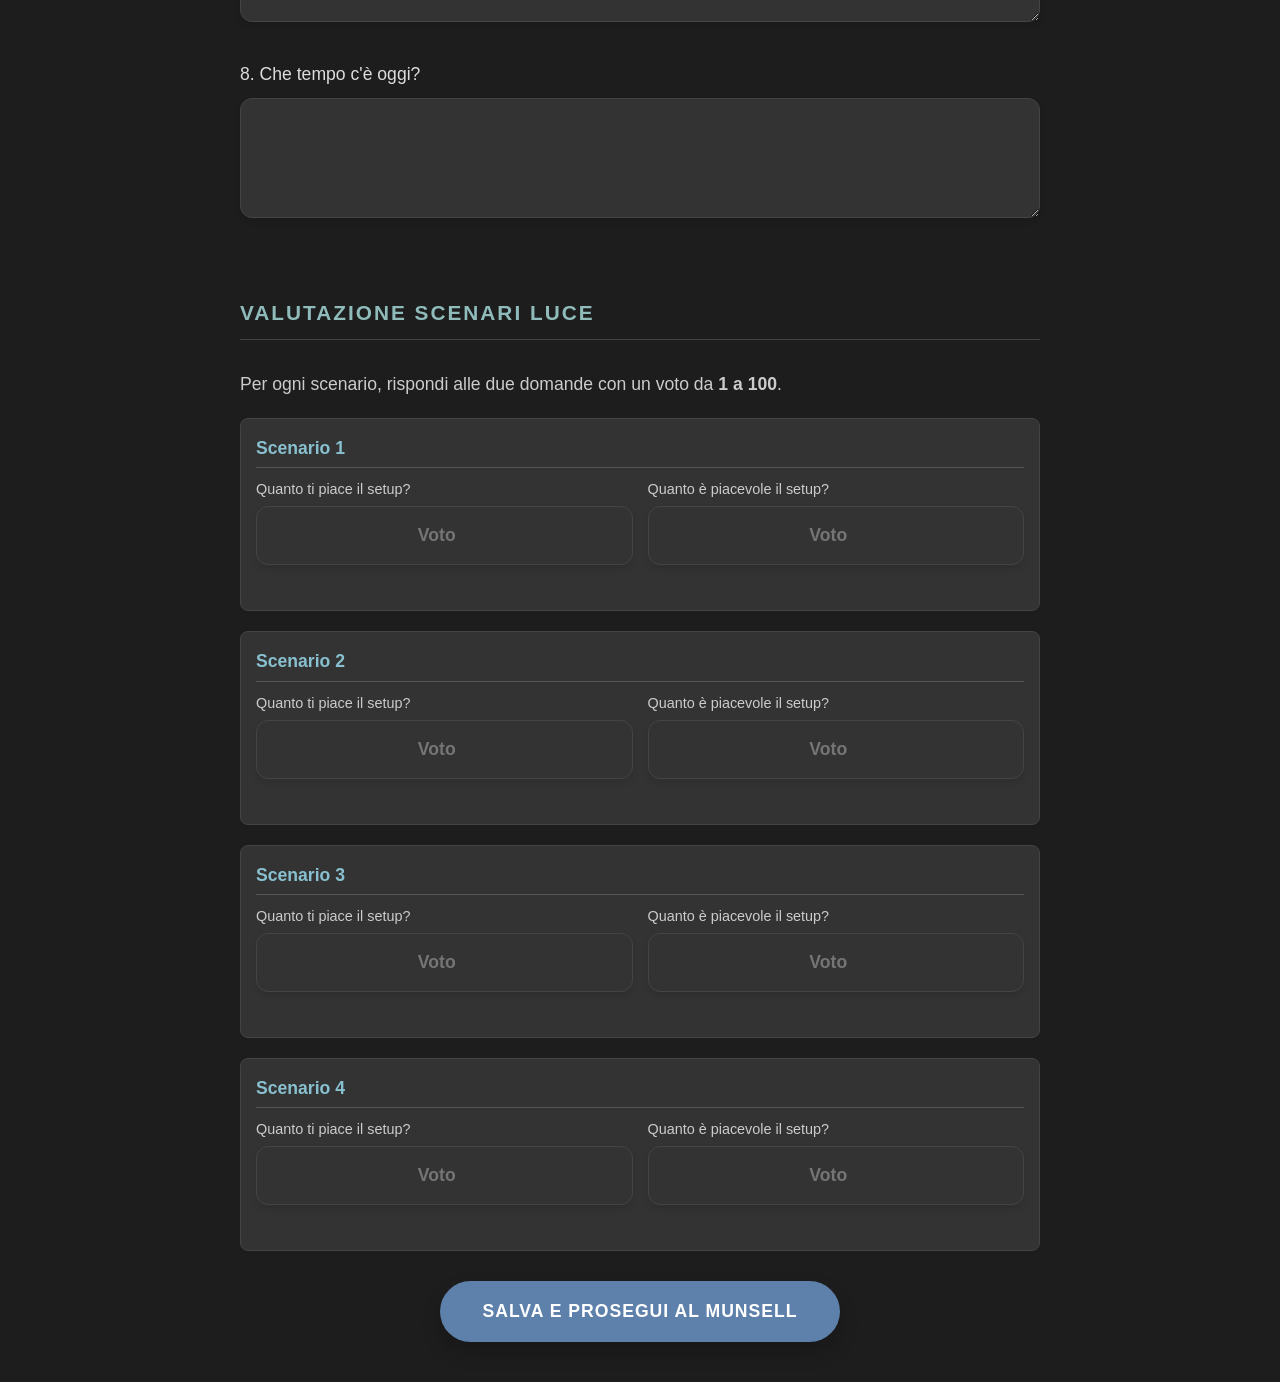
<file: interview.html>
<!DOCTYPE html>
<html lang="it">
<head>
    <meta charset="UTF-8">
    <title>Intervista Finale</title>
    <link rel="stylesheet" href="style.css">
    <script src="flow.js"></script>
    <style>
        .scenario-box {
            background: #333; padding: 15px; margin-bottom: 20px; 
            border-radius: 8px; border: 1px solid #444;
        }
        .scenario-header {
            font-weight: bold; color: #88C0D0; font-size: 1.1rem;
            margin-bottom: 10px; border-bottom: 1px solid #555; padding-bottom: 5px;
        }
        .questions-row {
            display: flex; justify-content: space-between; gap: 15px;
        }
        .q-item {
            flex: 1; display: flex; flex-direction: column;
        }
        .q-item label {
            font-size: 0.9rem; color: #ccc; margin-bottom: 5px;
        }
        .scenario-input { 
            width: 100%; padding: 10px; text-align: center; 
            font-size: 1.1rem; font-weight: bold;
            background: #222; border: 1px solid #555; color: white; border-radius: 4px;
        }
        .scenario-input:focus { border-color: #EBCB8B; outline: none; }
    </style>
</head>
<body>
    <h1>Intervista Finale</h1>
    <p style="text-align:center; color:#aaa">Domande conclusive sull'esperienza.</p>

    <form id="interviewForm">
        
        <div class="section-title">Esperienza Generale</div>

        <label>1. Come ti senti adesso che è terminato l'esperimento?</label>
        <textarea id="q1"></textarea>

        <label>2. Ti senti affaticato/a? Se sì, da cosa?</label>
        <textarea id="q2"></textarea>

        <label>3. Hai notato differenze tra le due fasi? Se sì, quali?</label>
        <textarea id="q3"></textarea>

        <label>4. (Solo se pertinente) Perché dici che la luce era diversa?</label>
        <textarea id="q4"></textarea>

        <label>5. Hai avuto fastidi oculari? (Quando e di che tipo?)</label>
        <textarea id="q5"></textarea>

        <label>6. Hai avuto altre difficoltà durante l'esperimento?</label>
        <textarea id="q6"></textarea>

        <label>7. Condizioni fisiche pre-esperimento (Caffeina/Stimolanti)?</label>
        <textarea id="q7"></textarea>

        <label>8. Che tempo c'è oggi?</label>
        <textarea id="q8"></textarea>

        <div class="section-title" style="margin-top:40px;">Valutazione Scenari Luce</div>
        <p style="margin-bottom:20px; color:#ccc;">Per ogni scenario, rispondi alle due domande con un voto da <strong>1 a 100</strong>.</p>

        <div class="scenario-box">
            <div class="scenario-header">Scenario 1</div>
            <div class="questions-row">
                <div class="q-item">
                    <label>Quanto ti piace il setup? </label>
                    <input type="number" id="scen_1_q1" class="scenario-input" min="1" max="100" placeholder="Voto">
                </div>
                <div class="q-item">
                    <label>Quanto è piacevole il setup? </label>
                    <input type="number" id="scen_1_q2" class="scenario-input" min="1" max="100" placeholder="Voto">
                </div>
            </div>
        </div>

        <div class="scenario-box">
            <div class="scenario-header">Scenario 2</div>
            <div class="questions-row">
                <div class="q-item">
                    <label>Quanto ti piace il setup? </label>
                    <input type="number" id="scen_2_q1" class="scenario-input" min="1" max="100" placeholder="Voto">
                </div>
                <div class="q-item">
                    <label>Quanto è piacevole il setup? </label>
                    <input type="number" id="scen_2_q2" class="scenario-input" min="1" max="100" placeholder="Voto">
                </div>
            </div>
        </div>

        <div class="scenario-box">
            <div class="scenario-header">Scenario 3</div>
            <div class="questions-row">
                <div class="q-item">
                    <label>Quanto ti piace il setup? </label>
                    <input type="number" id="scen_3_q1" class="scenario-input" min="1" max="100" placeholder="Voto">
                </div>
                <div class="q-item">
                    <label>Quanto è piacevole il setup? </label>
                    <input type="number" id="scen_3_q2" class="scenario-input" min="1" max="100" placeholder="Voto">
                </div>
            </div>
        </div>

        <div class="scenario-box">
            <div class="scenario-header">Scenario 4</div>
            <div class="questions-row">
                <div class="q-item">
                    <label>Quanto ti piace il setup? </label>
                    <input type="number" id="scen_4_q1" class="scenario-input" min="1" max="100" placeholder="Voto">
                </div>
                <div class="q-item">
                    <label>Quanto è piacevole il setup? </label>
                    <input type="number" id="scen_4_q2" class="scenario-input" min="1" max="100" placeholder="Voto">
                </div>
            </div>
        </div>


        <button type="button" onclick="saveInterview()" style="margin-top:30px; background-color:#5E81AC;">SALVA E PROSEGUI AL MUNSELL</button>
    </form>

    <script>
        function saveInterview() {
            const data = {
                Q1_Feeling: document.getElementById('q1').value || "",
                Q2_Fatigue: document.getElementById('q2').value || "",
                Q3_Diffs: document.getElementById('q3').value || "",
                Q4_Light: document.getElementById('q4').value || "",
                Q5_Eyes: document.getElementById('q5').value || "",
                Q6_Other: document.getElementById('q6').value || "",
                Q7_Coffee: document.getElementById('q7').value || "",
                Q8_Weather: document.getElementById('q8').value || "",
                
                Scen1_Q1: document.getElementById('scen_1_q1').value || "",
                Scen1_Q2: document.getElementById('scen_1_q2').value || "",
                
                Scen2_Q1: document.getElementById('scen_2_q1').value || "",
                Scen2_Q2: document.getElementById('scen_2_q2').value || "",
                
                Scen3_Q1: document.getElementById('scen_3_q1').value || "",
                Scen3_Q2: document.getElementById('scen_3_q2').value || "",
                
                Scen4_Q1: document.getElementById('scen_4_q1').value || "",
                Scen4_Q2: document.getElementById('scen_4_q2').value || ""
            };

            localStorage.setItem('INTERVISTA_FINALE', JSON.stringify(data));
            nextStep();
        }
    </script>
</body>
</html>
</file>
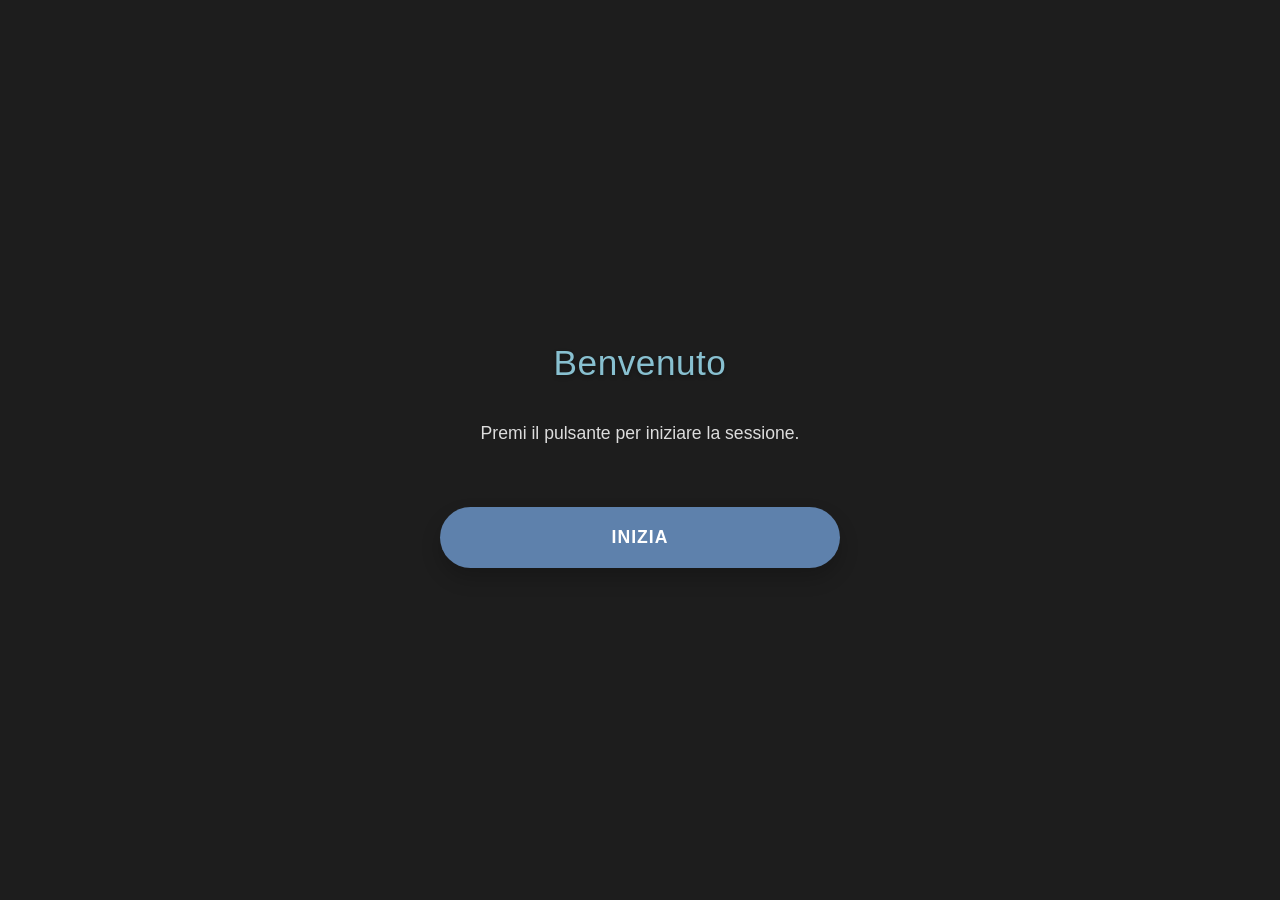
<file: intro.html>
<!DOCTYPE html>
<html lang="it">
<head>
    <meta charset="UTF-8">
    <title>Benvenuto</title>
    <link rel="stylesheet" href="style.css">
</head>
<body>
    <h1>Benvenuto</h1>
    <p>Premi il pulsante per iniziare la sessione.</p>
    <button onclick="begin()">INIZIA</button>

    <script>
        function begin() {
            localStorage.setItem('stepIndex', 0);
            window.location.href = "anagrafica.html"; // Correggi qui se il primo step è anagrafica
        }
    </script>
</body>
</html>
</file>
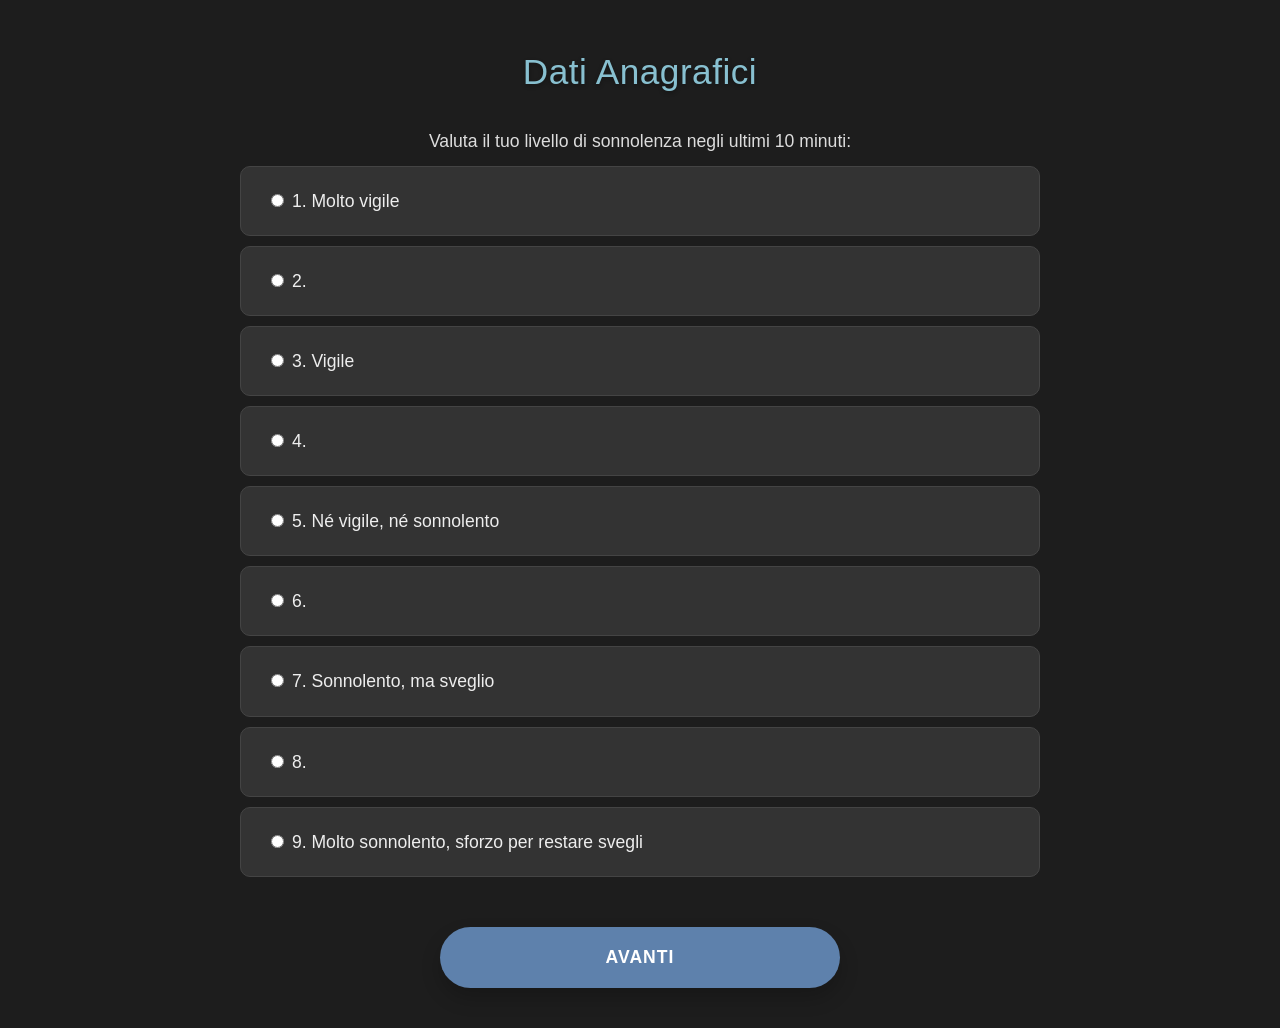
<file: kss.html>
<!DOCTYPE html>
<html lang="it">
<head>
    <meta charset="UTF-8">
    <title>KSS</title>
    <link rel="stylesheet" href="style.css">
    <script src="flow.js"></script>
</head>
<body>
    <h1 id="dynamic-title">KSS</h1>
    <h4 id="dynamic-subtitle"></h4>
    
    <p>Valuta il tuo livello di sonnolenza negli ultimi 10 minuti:</p>

    <form onsubmit="event.preventDefault(); submitKSS();">
        <label class="option"><input type="radio" name="kss" value="1" required> 1. Molto vigile</label>
        <label class="option"><input type="radio" name="kss" value="2"> 2.</label>
        <label class="option"><input type="radio" name="kss" value="3"> 3. Vigile</label>
        <label class="option"><input type="radio" name="kss" value="4"> 4.</label>
        <label class="option"><input type="radio" name="kss" value="5"> 5. Né vigile, né sonnolento</label>
        <label class="option"><input type="radio" name="kss" value="6"> 6.</label>
        <label class="option"><input type="radio" name="kss" value="7"> 7. Sonnolento, ma sveglio</label>
        <label class="option"><input type="radio" name="kss" value="8"> 8.</label>
        <label class="option"><input type="radio" name="kss" value="9"> 9. Molto sonnolento, sforzo per restare svegli</label>

        <button type="submit">AVANTI</button>
    </form>

    <script>
        function submitKSS() {
            const val = document.querySelector('input[name="kss"]:checked').value;
            const stepIndex = localStorage.getItem('stepIndex');
            const key = `risultato_step_${stepIndex}_KSS`;
            
            const record = {
                valore: val,
                fase: getCurrentLightName(), 
                timestamp: new Date().toISOString()
            };
            
            localStorage.setItem(key, JSON.stringify(record));
            nextStep();
        }
    </script>
</body>
</html>
</file>
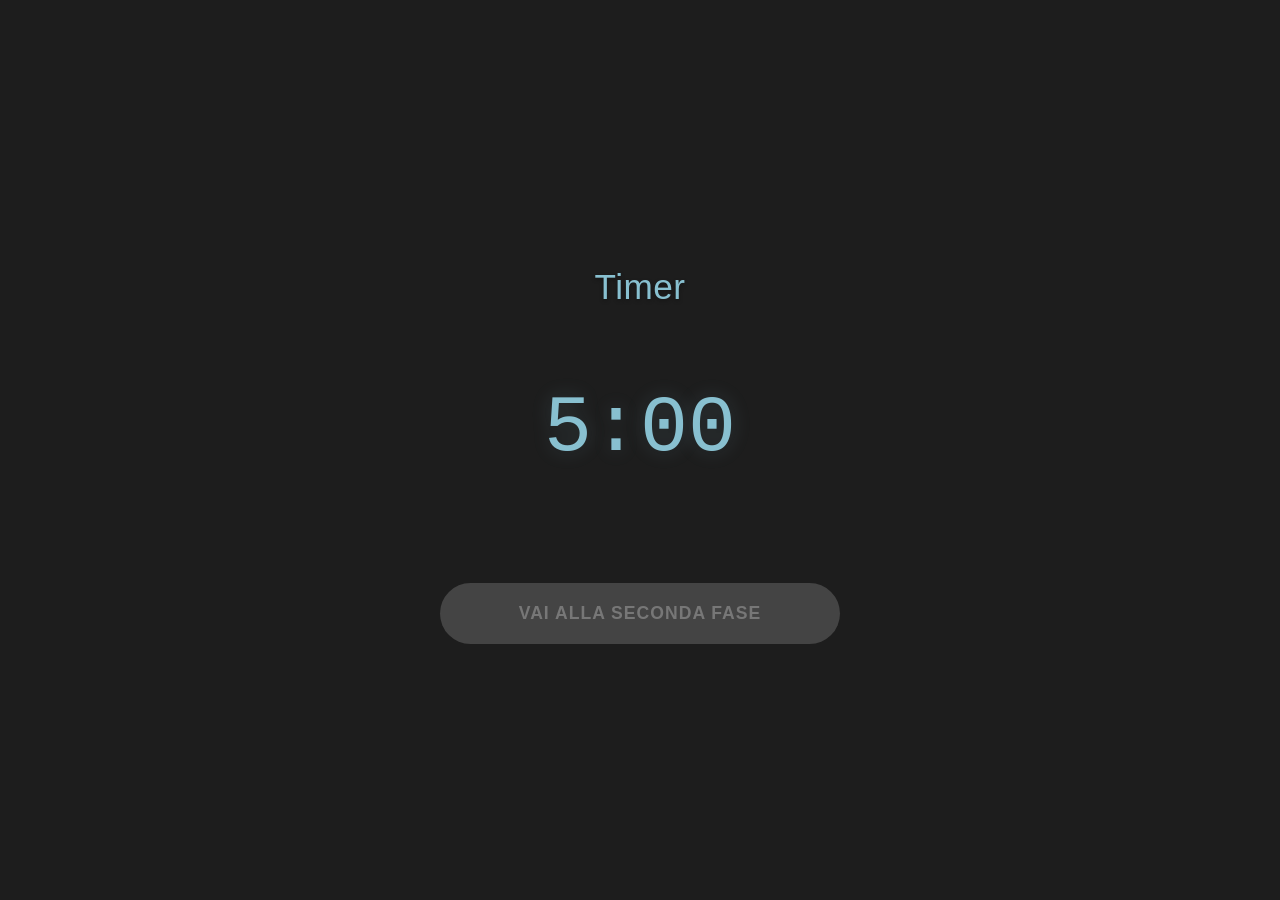
<file: pause.html>
<!DOCTYPE html>
<html lang="it">
<head>
    <meta charset="UTF-8">
    <title>Pausa</title>
    <link rel="stylesheet" href="style.css">
    <script src="flow.js"></script>
</head>
<body>
    <h1>Timer</h1>
    
    <div id="timer">5:00</div>

    <button id="btn-next" class="disabled-btn" onclick="nextStep()">VAI ALLA SECONDA FASE</button>
    
    <!-- <button onclick="nextStep()" class="secondary-btn">(Salta Pausa - Debug)</button> -->

    <script>
        let timeLeft = 5 * 60; 
        const timerEl = document.getElementById('timer');
        const btnEl = document.getElementById('btn-next');

        const interval = setInterval(() => {
            const minutes = Math.floor(timeLeft / 60);
            let seconds = timeLeft % 60;
            seconds = seconds < 10 ? '0' + seconds : seconds;

            timerEl.textContent = `${minutes}:${seconds}`;

            if (timeLeft <= 0) {
                clearInterval(interval);
                timerEl.textContent = "00:00";
                
                btnEl.classList.remove('disabled-btn');
                btnEl.textContent = "INIZIA PROSSIMA FASE";
                alert("La pausa è terminata!");
            }
            timeLeft--;
        }, 1000);
    </script>
</body>
</html>
</file>
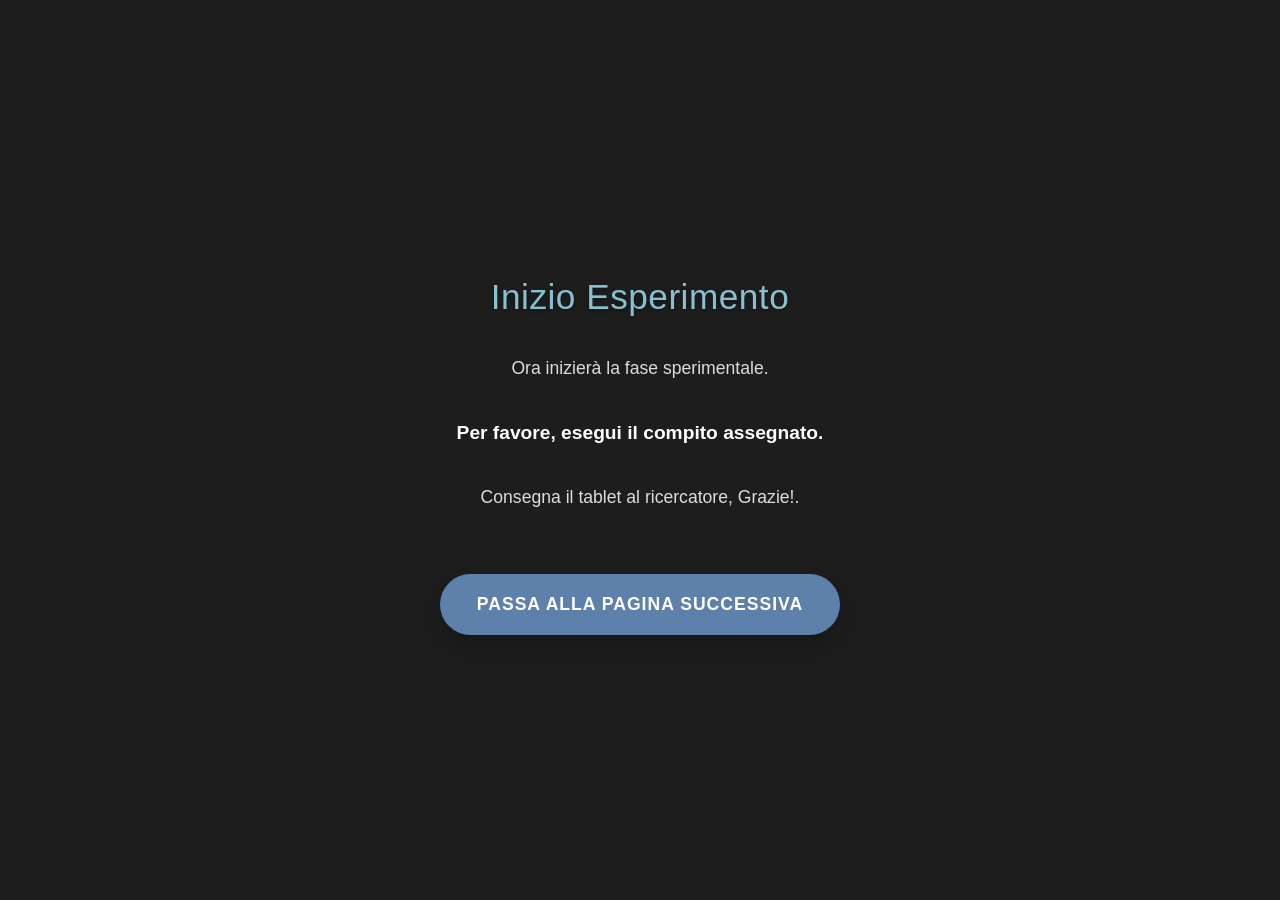
<file: task_instruction.html>
<!DOCTYPE html>
<html lang="it">
<head>
    <meta charset="UTF-8">
    <title>Istruzioni task</title>
    <link rel="stylesheet" href="style.css">
    <script src="flow.js"></script>
</head>
<body>
    <h1>Inizio Esperimento</h1>
    
    <p style="text-align: center; max-width: 600px; line-height: 1.8;">
        Ora inizierà la fase sperimentale.<br><br>
        
        <strong style="color: #fff; font-size: 1.2rem;">Per favore, esegui il compito assegnato.</strong>
        <br><br>
        
        Consegna il tablet al ricercatore, Grazie!.
    </p>

    <button onclick="nextStep()">PASSA ALLA PAGINA SUCCESSIVA</button>
</body>
</html>
</file>
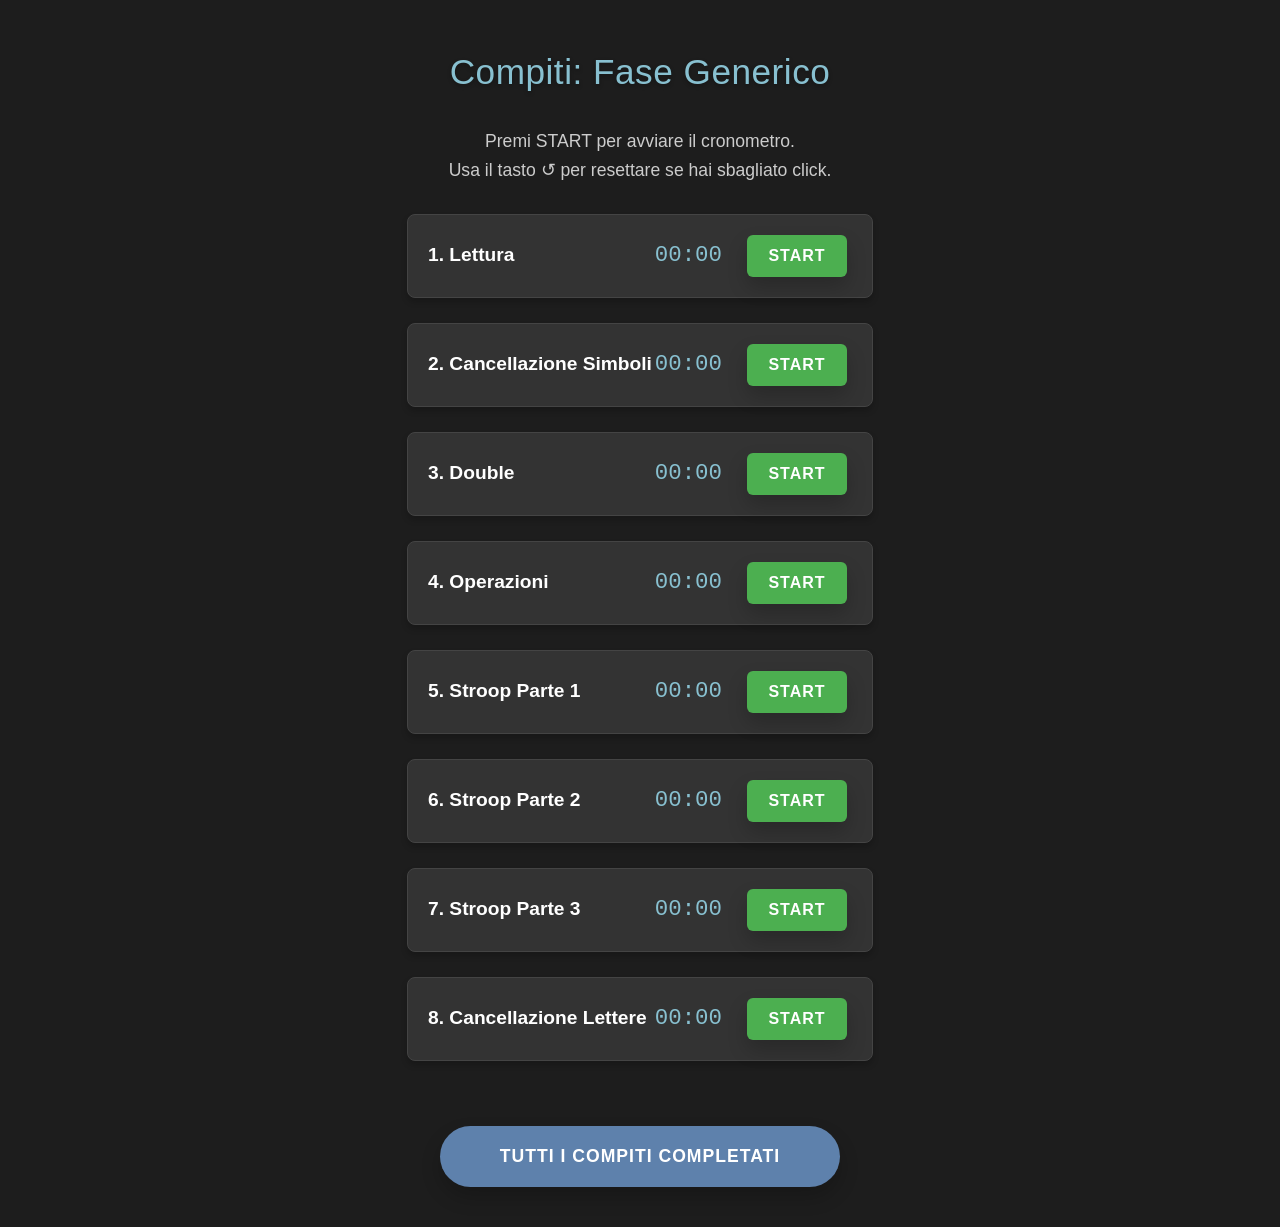
<file: task_manager.html>
<!DOCTYPE html>
<html lang="it">
<head>
    <meta charset="UTF-8">
    <title>Esecuzione Compiti</title>
    <link rel="stylesheet" href="style.css">
    <script src="flow.js"></script>
    <style>
        
        .task-item {
            background: #333;
            padding: 20px;          
            margin-bottom: 25px;    
            border-radius: 8px;
            display: flex;
            justify-content: space-between;
            align-items: center;
            border: 1px solid #444;
            box-shadow: 0 4px 6px rgba(0,0,0,0.2);
        }
        
        .task-label { font-weight: bold; font-size: 1.2rem; color: white; }
        
        .timer-display { 
            font-family: monospace; 
            color: #88C0D0; 
            font-size: 1.4rem; 
            margin-right: 20px; 
            min-width: 70px;
            text-align: right;
        }
        
        .btn-timer {
            padding: 12px 20px;
            width: auto;
            margin: 0 5px;
            font-size: 1rem;
            min-width: 100px;
            border-radius: 6px;
            cursor: pointer;
            border: none;
            color: white;
            font-weight: bold;
        }

        .btn-start { background-color: #4CAF50; } 
        .btn-stop { background-color: #e74c3c; display: none; }
        .btn-done { background-color: #555; color: #aaa; cursor: default; display: none; } 
        
        
        .btn-reset { 
            background-color: #EBCB8B; 
            color: #2E3440;
            display: none;
            min-width: 50px;
            font-size: 1.2rem;
            padding: 10px;
        }
        .btn-reset:hover { background-color: #d0b070; }

    </style>
</head>
<body>
    <h1 id="phase-title">Compiti Sperimentali</h1>
    <p style="text-align:center; color:#ccc; margin-bottom:30px">
        Premi START per avviare il cronometro.<br>
        Usa il tasto ↺ per resettare se hai sbagliato click.
    </p>

    <div id="task-list"></div>

    <button onclick="saveAndNext()" style="margin-top:40px; background-color:#5E81AC;">TUTTI I COMPITI COMPLETATI</button>

    <script>
        const tasks = [
            { id: 'lettura', label: '1. Lettura' },
            { id: 'cancsimb', label: '2. Cancellazione Simboli' },
            { id: 'double', label: '3. Double' },
            { id: 'ops', label: '4. Operazioni' },
            { id: 's1', label: '5. Stroop Parte 1' },
            { id: 's2', label: '6. Stroop Parte 2' },
            { id: 's3', label: '7. Stroop Parte 3' },
            { id: 'canclet', label: '8. Cancellazione Lettere' }
        ];

        let timings = {}; 
        let intervals = {};

        function init() {
            const container = document.getElementById('task-list');
            
            const phaseName = (typeof getCurrentLightName === 'function') ? getCurrentLightName() : "Sconosciuta";
            document.getElementById('phase-title').innerText = `Compiti: Fase ${phaseName}`;

            tasks.forEach(task => {
                container.innerHTML += `
                <div class="task-item">
                    <span class="task-label">${task.label}</span>
                    <div style="display:flex; align-items:center">
                        <span id="display_${task.id}" class="timer-display">00:00</span>
                        
                        <button id="btn_start_${task.id}" class="btn-timer btn-start" onclick="startTimer('${task.id}')">START</button>
                        <button id="btn_stop_${task.id}" class="btn-timer btn-stop" onclick="stopTimer('${task.id}')">STOP</button>
                        <button id="btn_done_${task.id}" class="btn-timer btn-done">COMPLETATO</button>
                        
                        <button id="btn_reset_${task.id}" class="btn-timer btn-reset" onclick="resetTimer('${task.id}')" title="Resetta Timer">↺</button>
                    </div>
                </div>`;
            });
        }

        function startTimer(id) {
            // UI Update
            document.getElementById(`btn_start_${id}`).style.display = 'none';
            document.getElementById(`btn_stop_${id}`).style.display = 'block';
            document.getElementById(`btn_reset_${id}`).style.display = 'block'; // Mostra reset
            
            // Logic
            timings[id] = { start: Date.now(), duration: 0 };
            
            // Interval
            const display = document.getElementById(`display_${id}`);
            intervals[id] = setInterval(() => {
                const delta = Math.floor((Date.now() - timings[id].start) / 1000);
                const m = Math.floor(delta / 60).toString().padStart(2, '0');
                const s = (delta % 60).toString().padStart(2, '0');
                display.innerText = `${m}:${s}`;
            }, 1000);
        }

        function stopTimer(id) {
            clearInterval(intervals[id]);
            
            // Calcolo preciso durata
            const end = Date.now();
            const durationSec = (end - timings[id].start) / 1000;
            timings[id].duration = durationSec;

            // UI Update
            document.getElementById(`btn_stop_${id}`).style.display = 'none';
            document.getElementById(`btn_done_${id}`).style.display = 'block';
            // Nota: Lasciamo il tasto reset visibile nel caso si voglia rifare
            
            // Display finale
            const m = Math.floor(durationSec / 60).toString().padStart(2, '0');
            const s = (Math.floor(durationSec % 60)).toString().padStart(2, '0');
            document.getElementById(`display_${id}`).innerText = `${m}:${s}`;
            document.getElementById(`display_${id}`).style.color = "#4CAF50"; // Verde conferma
        }

        // NUOVA FUNZIONE RESET
        function resetTimer(id) {
            if(!confirm("Sei sicuro di voler resettare questo cronometro a zero?")) return;

            // Ferma eventuale intervallo attivo
            clearInterval(intervals[id]);
            
            // Resetta dati
            delete timings[id];

            // Resetta UI
            const display = document.getElementById(`display_${id}`);
            display.innerText = "00:00";
            display.style.color = "#88C0D0"; // Torna colore originale

            document.getElementById(`btn_start_${id}`).style.display = 'block';
            document.getElementById(`btn_stop_${id}`).style.display = 'none';
            document.getElementById(`btn_done_${id}`).style.display = 'none';
            document.getElementById(`btn_reset_${id}`).style.display = 'none'; // Nasconde se stesso
        }

        function saveAndNext() {
            // Controllo timer attivi
            if (Object.keys(intervals).some(k => document.getElementById(`btn_stop_${k}`).style.display === 'block')) {
                return alert("Attenzione: ferma tutti i cronometri prima di proseguire!");
            }

            // Preparazione dati
            let savedData = {};
            tasks.forEach(t => {
                savedData[t.id] = timings[t.id] ? timings[t.id].duration : 0;
            });

            // Salvataggio
            const lightName = (typeof getCurrentLightName === 'function') ? getCurrentLightName() : "ND";
            const key = `PERFORMANCE_TIMES_${lightName}`; 
            localStorage.setItem(key, JSON.stringify(savedData));

            nextStep();
        }

        init();
    </script>
</body>
</html>
</file>
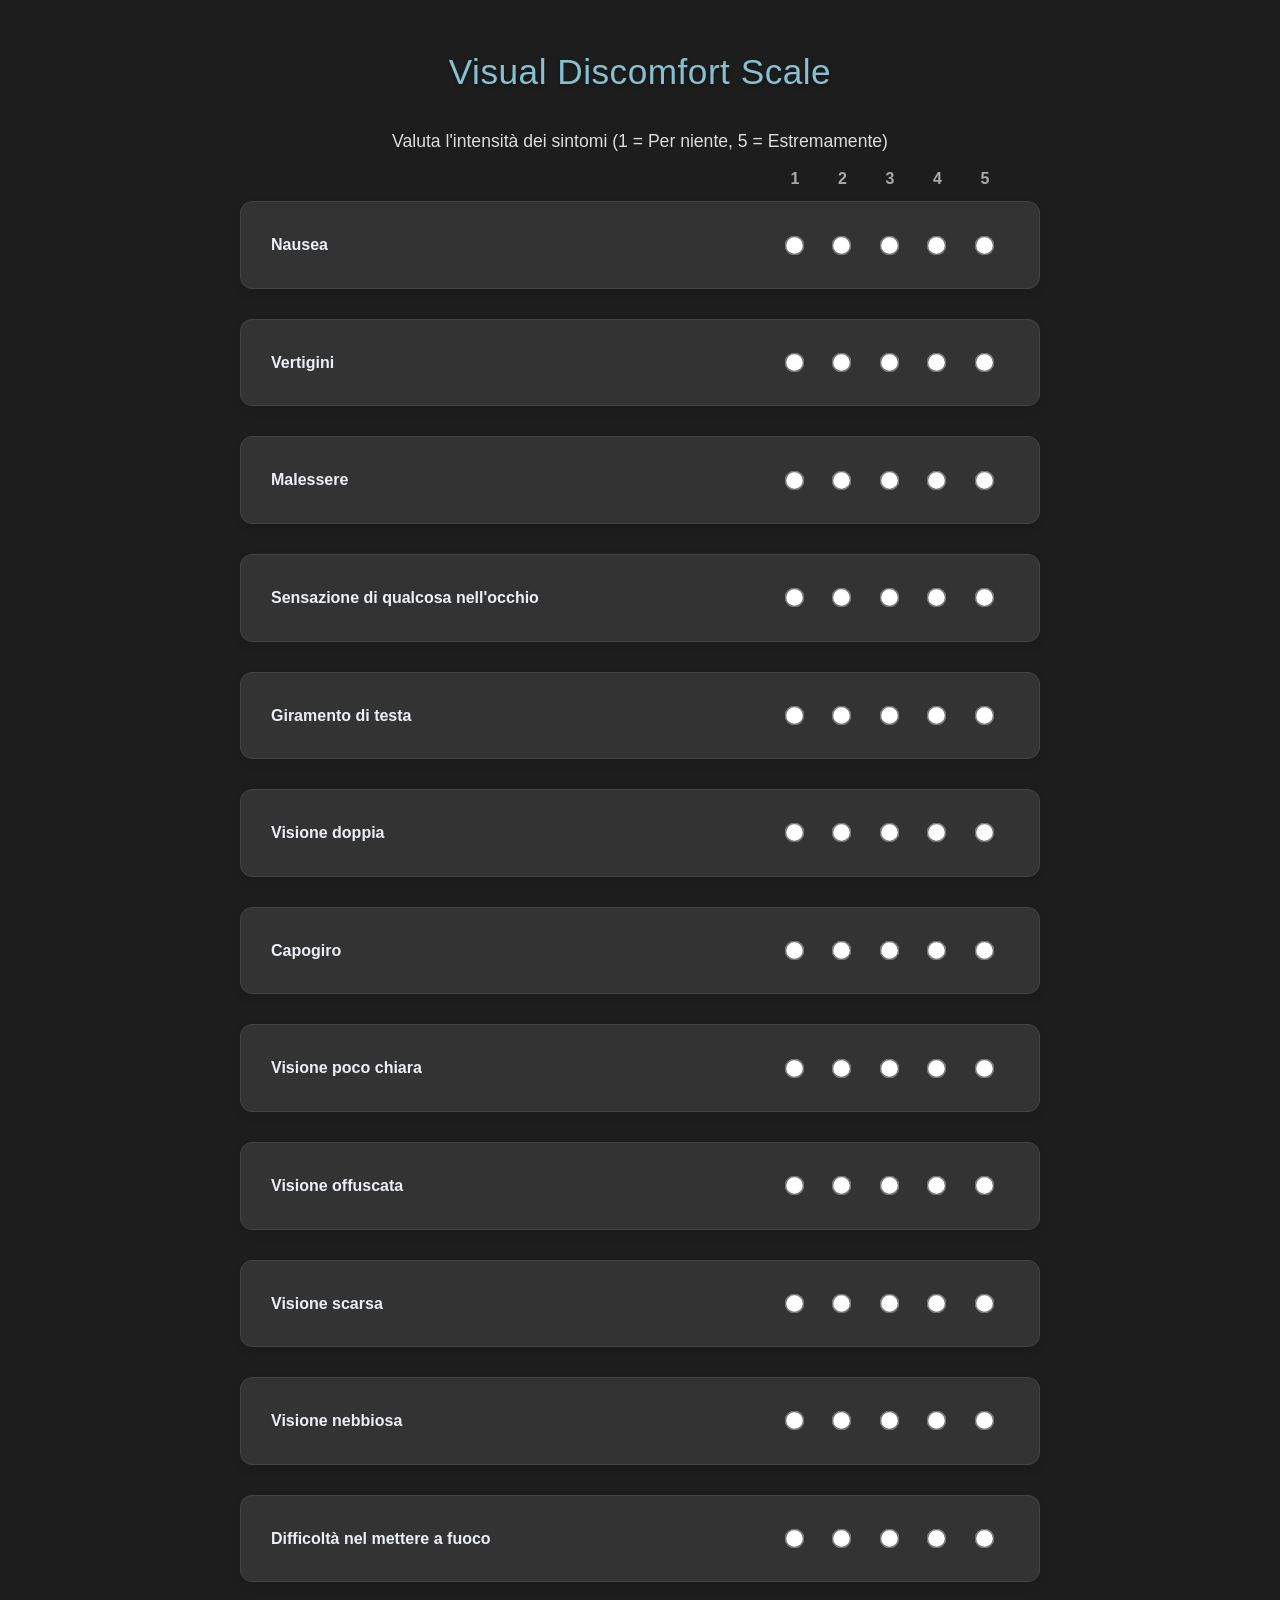
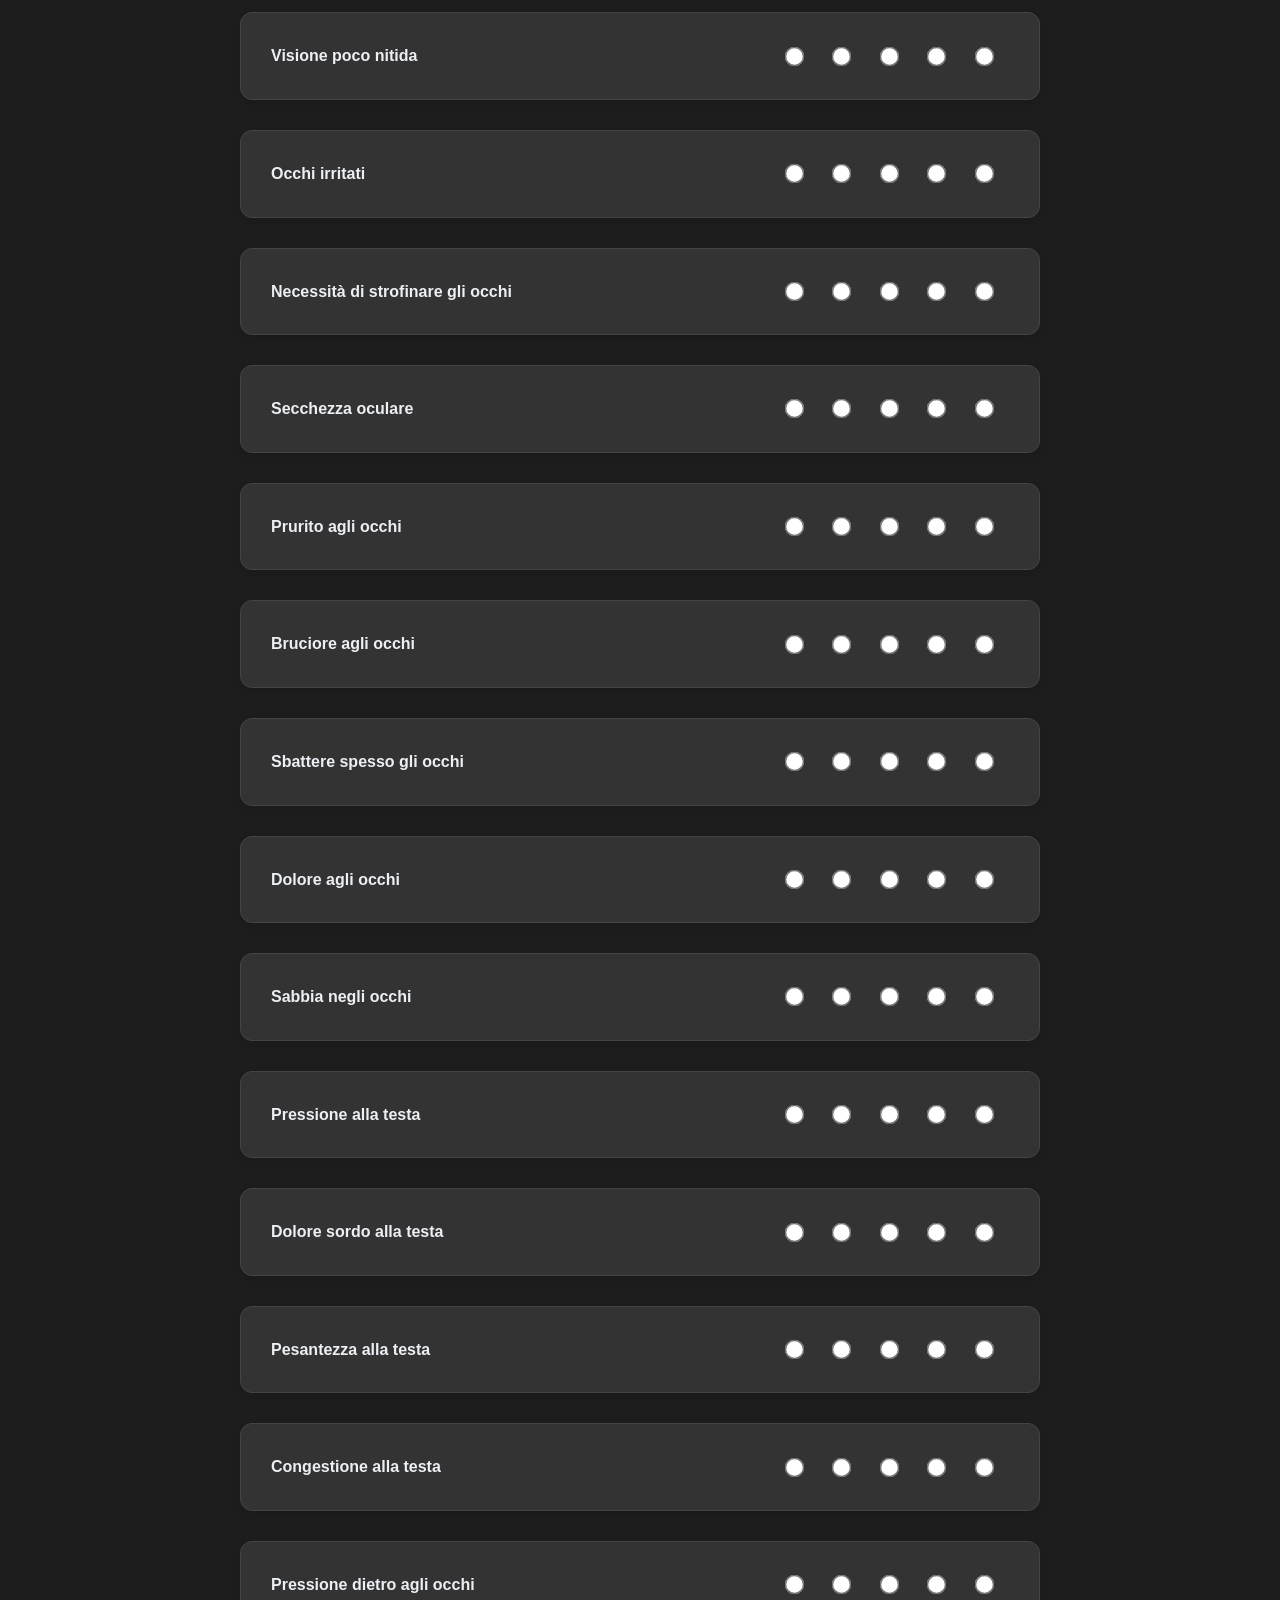
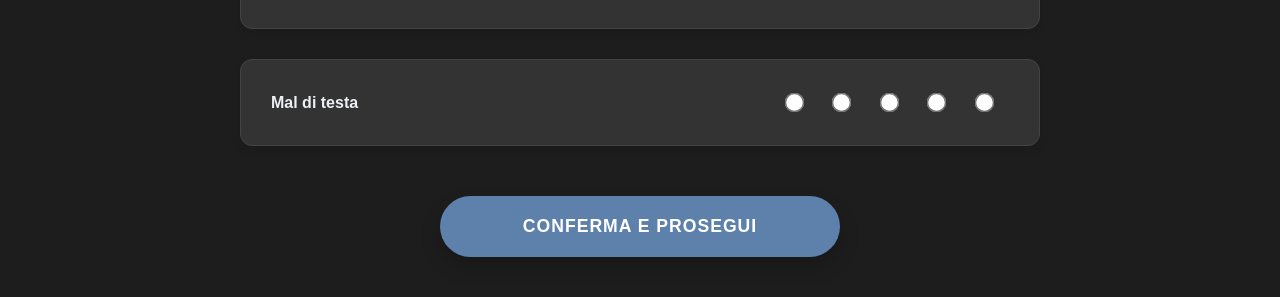
<file: vds.html>
<!DOCTYPE html>
<html lang="it">
<head>
    <meta charset="UTF-8">
    <title>VDS</title>
    <link rel="stylesheet" href="style.css">
    <script src="flow.js"></script>
</head>
<body>
    <h1>Visual Discomfort Scale</h1>
    <p>Valuta l'intensità dei sintomi (1 = Per niente, 5 = Estremamente)</p>

    <div style="width: 100%; max-width: 800px; margin: 0 auto 10px auto; padding: 0 30px; display: flex; align-items: flex-end;">
        <div style="flex: 1;"></div> <div style="flex: 0 0 240px; display: flex; justify-content: space-between; color: #aaa; font-weight: bold; padding: 0 10px;">
            <span style="width:30px; text-align:center;">1</span>
            <span style="width:30px; text-align:center;">2</span>
            <span style="width:30px; text-align:center;">3</span>
            <span style="width:30px; text-align:center;">4</span>
            <span style="width:30px; text-align:center;">5</span>
        </div>
    </div>

    <form onsubmit="event.preventDefault(); submitVDS();">
        <div id="symptoms-container"></div>
        <button type="submit">CONFERMA E PROSEGUI</button>
    </form>

    <script>
        const symptoms = [
            "Nausea", "Vertigini", "Malessere", "Sensazione di qualcosa nell'occhio",
            "Giramento di testa", "Visione doppia", "Capogiro", "Visione poco chiara",
            "Visione offuscata", "Visione scarsa", "Visione nebbiosa", "Difficoltà nel mettere a fuoco",
            "Visione poco nitida", "Occhi irritati", "Necessità di strofinare gli occhi",
            "Secchezza oculare", "Prurito agli occhi", "Bruciore agli occhi",
            "Sbattere spesso gli occhi", "Dolore agli occhi", "Sabbia negli occhi",
            "Pressione alla testa", "Dolore sordo alla testa", "Pesantezza alla testa",
            "Congestione alla testa", "Pressione dietro agli occhi", "Mal di testa"
        ];

        const cont = document.getElementById('symptoms-container');
        
        symptoms.forEach((s, i) => {
            cont.innerHTML += `
            <div class="question-box" style="display:flex; align-items:center; justify-content:space-between;">
                <div style="flex:1; font-weight:bold; margin-right:10px;">${s}</div>
                
                <div style="flex:0 0 240px; display:flex; justify-content: space-between; padding: 0 10px;">
                    ${[1,2,3,4,5].map(v => `
                        <div style="text-align:center; width:30px; display:flex; justify-content:center;">
                            <input type="radio" name="s${i}" value="${v}" style="margin:0; transform:scale(1.5); cursor:pointer;" required>
                        </div>
                    `).join('')}
                </div>
            </div>`;
        });

        function submitVDS() {
            let results = {};

            symptoms.forEach((s, i) => {
                const name = `s${i}`;
                const checkedEl = document.querySelector(`input[name="${name}"]:checked`);
                if(checkedEl) {
                    results[s] = checkedEl.value; 
                }
            });
            
            const stepIndex = localStorage.getItem('stepIndex');
            const key = `risultato_step_${stepIndex}_VDS`;
            
            const record = {
                valori: results,
                fase: getCurrentLightName(), 
                timestamp: new Date().toISOString()
            };
            
   
            localStorage.setItem(key, JSON.stringify(record));
            

            nextStep();
        }
    </script>
</body>
</html>
</file>
<file: style.css>
/* 1. RESET E BASE */
* { box-sizing: border-box; }

body { 
    /* SFONDO SCURO ORIGINALE */
    background-color: rgb(29, 29, 29); 
    color: #ECEFF4; 
    font-family: 'Segoe UI', Roboto, Helvetica, Arial, sans-serif; 
    margin: 0; 
    padding: 20px;
    
    /* Centratura Totale della Pagina */
    min-height: 100vh; 
    display: flex; 
    flex-direction: column; 
    justify-content: center; 
    align-items: center;
    
    line-height: 1.6;
    font-weight: 400;
    -webkit-font-smoothing: antialiased; 
}

/* 2. CONTENITORI (LAYOUT INVISIBILE) */

form, .card, .container, .setup-card {
    background-color: transparent;
    box-shadow: none;              
    border: none;                  
    
    width: 100%;
    max-width: 800px; 
    margin: auto;
    padding: 0; 
}

/* 3. CARD CENTRATA */
.centered-card, .end-card {
    background-color: transparent;
    box-shadow: none;
    border: none;
    
    width: 100%;
    max-width: 700px;
    margin: 0 auto;
    text-align: center;
    
    display: flex;
    flex-direction: column;
    align-items: center;
}

/* 4. TESTI */
h1 { 
    text-align: center; 
    color: #88C0D0; 
    font-size: 2.2rem; 
    margin-bottom: 10px; 
    font-weight: 300; 
    letter-spacing: 0.5px;
    text-shadow: 0 2px 4px rgba(0,0,0,0.3); 
}

h4 {
    text-align: center;
    color: #aaa;
    margin-top: 0;
    margin-bottom: 40px;
    font-weight: 400;
    font-size: 1.1rem;
    opacity: 0.8;
}

p, label { 
    font-size: 1.1rem; 
    color: #ddd;
    margin-bottom: 10px;
    display: block;
}

/* 5. INPUT E SELECT */

input[type="text"], 
input[type="number"], 
select, 
textarea {
    width: 100%;
    padding: 18px; 
    margin-bottom: 30px;
    border-radius: 12px; /* Più arrotondati */
    border: 1px solid #444; 
    
    background-color: #333; 
    color: #fff;
    
    font-size: 1.1rem; 
    font-family: inherit;
    transition: all 0.3s ease;
    box-shadow: 0 4px 6px rgba(0,0,0,0.1);
}

input:focus, select:focus, textarea:focus {
    outline: none;
    border-color: #88C0D0; 
    background-color: #3b3b3b;
    transform: translateY(-2px); /* Piccolo effetto focus */
    box-shadow: 0 8px 15px rgba(0,0,0,0.2);
}

textarea { resize: vertical; min-height: 120px; }


.vds-row {
    margin-bottom: 50px;
    border-bottom: 1px solid #333; 
    padding-bottom: 30px;
}
.vds-row:last-child { border-bottom: none; }

.vds-question {
    font-size: 1.2rem;
    font-weight: 600;
    color: #E5E9F0;
    margin-bottom: 25px;
    display: block;
    text-align: center; 
}

.scale-wrapper {
    display: flex;
    justify-content: space-between; 
    align-items: flex-end;
    gap: 2px;
    max-width: 100%; 
}

.scale-option-col {
    display: flex;
    flex-direction: column; 
    align-items: center;    
    cursor: pointer;
    flex: 1; 
    position: relative; 
}

.scale-num {
    margin-bottom: 12px; 
    color: #88C0D0;
    font-size: 1rem;
    font-weight: bold;
    transition: color 0.2s;
}


.scale-option-col input[type="radio"] {
    margin: 0;
    transform: scale(1.5);
    background-color: #333; 
    appearance: none;
    -webkit-appearance: none;
    width: 20px;
    height: 20px;
    border: 2px solid #555;
    border-radius: 50%;
    display: grid;
    place-content: center;
}

.scale-option-col input[type="radio"]::before {
    content: "";
    width: 10px;
    height: 10px;
    border-radius: 50%;
    transform: scale(0);
    transition: 0.2s transform ease-in-out;
    background-color: #88C0D0; 
}

.scale-option-col input[type="radio"]:checked::before {
    transform: scale(1);
}
.scale-option-col input[type="radio"]:checked {
    border-color: #88C0D0;
}

.scale-labels-extremes {
    display: flex;
    justify-content: space-between;
    margin-top: 15px;
    font-size: 0.9rem;
    color: #888;
    text-transform: uppercase;
    font-weight: 600;
    letter-spacing: 1px;
}

/* 7. QUESTION BOX (Per GVAS e simili) */

.question-box {
    background-color: #333; 
    padding: 30px; 
    margin-bottom: 30px; 
    border-radius: 12px; 
    border: 1px solid #444;
    box-shadow: 0 4px 10px rgba(0,0,0,0.1);
}

/* Slider GVAS */
input[type="range"] {
    width: 100%;
    margin: 30px 0;
    height: 8px; 
    background: #222; 
    border-radius: 4px;
    border: none;
    padding: 0; 
    box-shadow: inset 0 2px 5px rgba(0,0,0,0.5);
}

input[type="range"]::-webkit-slider-thumb {
    -webkit-appearance: none;
    width: 28px;
    height: 28px;
    border-radius: 50%;
    background: #88C0D0; 
    cursor: pointer;
    box-shadow: 0 2px 6px rgba(0,0,0,0.4);
    transition: transform 0.2s;
}
input[type="range"]::-webkit-slider-thumb:hover { transform: scale(1.1); }

/* 8. RADIO E CHECKBOX (Anagrafica) */
.radio-group, .checkbox-group { 
    gap: 15px; 
    margin-bottom: 40px; 
}

.radio-option, .option, .check-option { 
    background: #333; 
    padding: 20px 25px; 
    border-radius: 10px; 
    border: 1px solid #444;
    cursor: pointer;
    transition: all 0.2s;
    color: #eee;
    font-weight: 500;
}

.radio-option:hover, .option:hover, .check-option:hover {
    border-color: #88C0D0;
    background-color: #3a3a3a;
}

/* 9. SEZIONI */
.section-title {
    color: #8FBCBB; 
    border-bottom: 1px solid #444;
    padding-bottom: 10px;
    margin-top: 50px;
    margin-bottom: 30px;
    font-size: 1.3rem;
    text-transform: uppercase;
    letter-spacing: 2px;
    font-weight: 600;
}

/* 10. BOTTONI */
button {
    display: block;
    width: 100%;
    max-width: 400px; /* Non gigante su schermi larghi */
    margin: 50px auto 20px auto; /* Centrato */
    padding: 20px; 
    
    background-color: #5E81AC; 
    color: white;
    border: none;
    border-radius: 50px; /* Pillola elegante */
    font-size: 1.1rem;
    font-weight: 700;
    letter-spacing: 1px;
    text-transform: uppercase;
    
    cursor: pointer;
    transition: all 0.3s;
    box-shadow: 0 10px 20px rgba(0,0,0,0.2);
}

button:hover {
    background-color: #81A1C1; 
    transform: translateY(-3px);
    box-shadow: 0 15px 30px rgba(0,0,0,0.3);
}

button:active { transform: translateY(-1px); }

button.disabled-btn {
    background: #444; 
    color: #777; 
    cursor: not-allowed;
    box-shadow: none;
    transform: none;
}

/* UTILITÀ */
.hidden, .hidden-section, .dynamic-block { display: none; }

#timer { 
    font-size: 5rem; 
    font-family: 'Courier New', monospace; 
    color: #88C0D0; 
    text-align: center;
    margin: 40px 0; 
    text-shadow: 0 0 20px rgba(136, 192, 208, 0.2);
}

/* Messaggi */
.success-message {
    color: #A3BE8C; 
    text-align: center;
    margin-top: 20px;
    font-size: 1.2rem;
    font-weight: bold;
    display: none;
}
a { color: #88C0D0; text-decoration: none; border-bottom: 1px dotted #88C0D0; }

/* MEDIA QUERY */
@media (max-width: 600px) {
    h1 { font-size: 1.8rem; }
    .scale-num { font-size: 0.8rem; }
    .scale-wrapper { gap: 0; } 
}

/* --- GVAS: ALLINEAMENTO ETICHETTE --- */
.labels {
    display: flex;
    justify-content: space-between; 
    width: 100%;
    
    
    margin-top: -15px; 
    font-size: 0.85rem;
    color: #888;
    text-transform: uppercase;
    font-weight: 600;
    letter-spacing: 1px;
}
</file>
